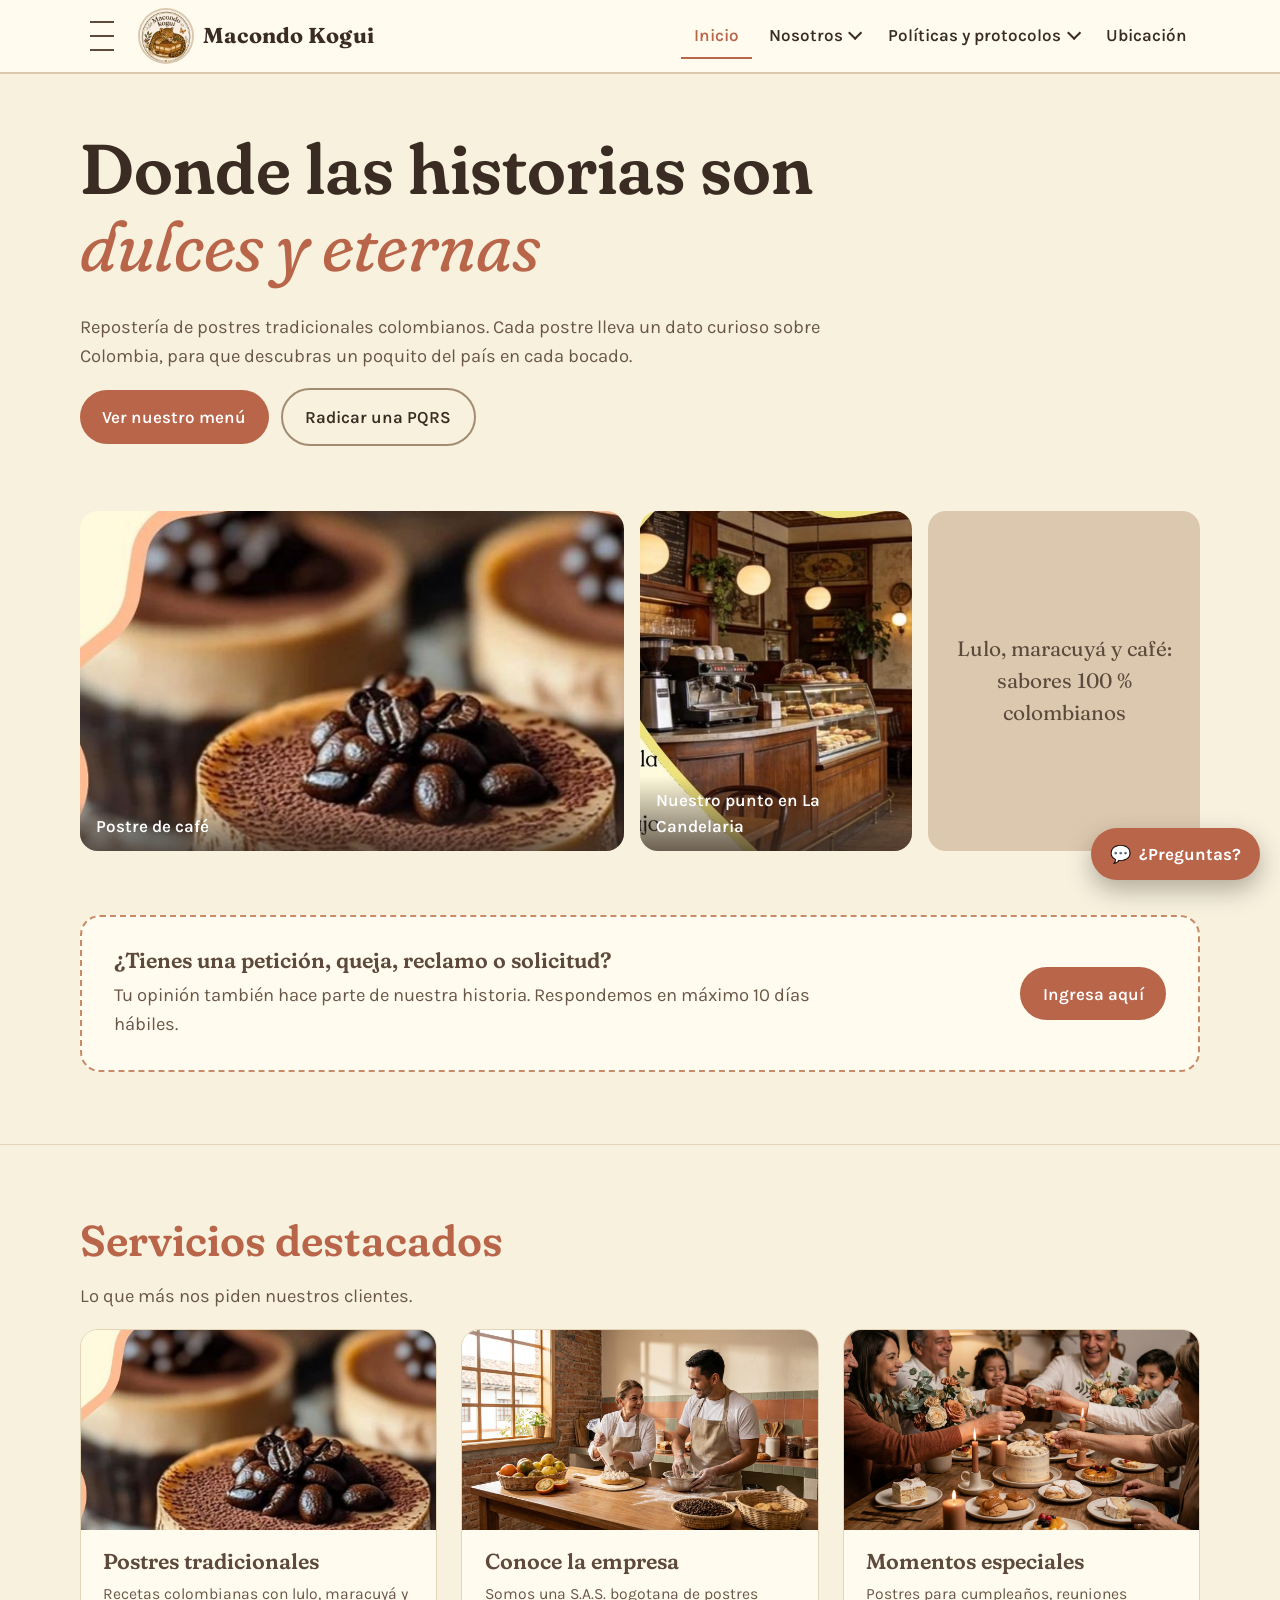
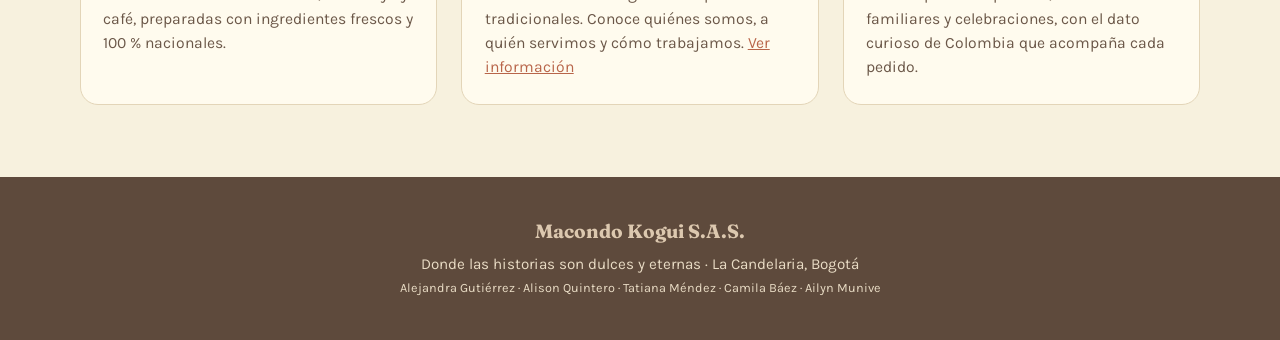
<file: index.html>
<!DOCTYPE html>
<html lang="es">
<head>
<meta charset="UTF-8">
<meta name="viewport" content="width=device-width, initial-scale=1">
<title>Inicio · Macondo Kogui</title>
<link rel="preconnect" href="https://fonts.googleapis.com">
<link href="https://fonts.googleapis.com/css2?family=Fraunces:opsz,wght,SOFT@9..144,400;9..144,600;9..144,700,100&family=Karla:wght@400;500;600&display=swap" rel="stylesheet">
<link rel="icon" type="image/png" href="img/favicon.png">
<link rel="stylesheet" href="css/estilos.css">
</head>
<body>

<header>
  <div class="wrap bar">
    <button class="burger" id="openMenu" aria-label="Abrir menú" aria-controls="drawer" aria-expanded="false"><span></span><span></span><span></span></button>
    <a class="brand" href="#inicio"><img src="img/logo.png" alt="Logo Macondo Kogui"><b>Macondo Kogui</b></a>
    <nav class="main" aria-label="Principal">
      <div><a aria-current="page" href="#inicio">Inicio</a></div>
      <div>
        <button aria-haspopup="true" aria-expanded="false">Nosotros <i class="chev"></i></button>
        <div class="dd">
          <a href="nosotros.html#mision">Misión</a><a href="nosotros.html#vision">Visión</a><a href="nosotros.html#eslogan">Eslogan</a><a href="nosotros.html#propuesta">Propuesta de valor</a><a href="nosotros.html#valores">Valores</a><a href="nosotros.html#triangulo">Triángulo de servicio</a>
        </div>
      </div>
      <div>
        <button aria-haspopup="true" aria-expanded="false">Políticas y protocolos <i class="chev"></i></button>
        <div class="dd">
          <a href="politicas.html">Políticas</a><a href="politicas.html#principios">Principios</a><a href="politicas.html#protocolos">Protocolos de servicio</a><a href="politicas.html#tiempos">Tiempos de respuesta PQRS</a>
        </div>
      </div>
      <div><a href="ubicacion.html">Ubicación</a></div>
    </nav>
  </div>
</header>

<div class="scrim" id="scrim"></div>
<aside class="drawer" id="drawer" aria-label="Menú lateral">
  <button class="close" id="closeMenu" aria-label="Cerrar menú">×</button>
  <h4>Menú</h4>
  <a href="menu.html">Nuestros postres</a>
  <a href="empresa.html">Información de la empresa</a>
  <a href="pqrs.html">PQRS</a>
  <div class="only-mobile">
    <h4>Secciones</h4>
    <a href="#inicio">Inicio</a><a href="nosotros.html">Nosotros</a><a href="politicas.html">Políticas y protocolos</a><a href="ubicacion.html">Ubicación</a>
  </div>
  <h4>Entregables</h4>
  <a href="entregables.html#cronograma">Cronograma</a>
  <a href="talento-humano.html">Apoyo a Talento Humano</a>
  <a href="servicio-cliente.html">Servicio al cliente</a>
  <a href="herramientas.html">Operar herramientas</a>
  <a href="glosario.html">Glosario TH</a>
</aside>

<main>
<section id="inicio">
  <div class="wrap">
    <div class="hero hero-solo">
      <div>
        <h1>Donde las historias son <em>dulces y eternas</em></h1>
        <p class="lead">Repostería de postres tradicionales colombianos. Cada postre lleva un dato curioso sobre Colombia, para que descubras un poquito del país en cada bocado.</p>
        <p><a class="btn" href="menu.html">Ver nuestro menú</a> &nbsp; <a class="btn ghost" href="pqrs.html">Radicar una PQRS</a></p>
      </div>
    </div>

    <div class="gallery">
      <figure><img src="img/postre-cafe.jpg" alt="Postre de café con granos de café"><figcaption>Postre de café</figcaption></figure>
      <figure><img src="img/local.jpg" alt="Interior de la repostería"><figcaption>Nuestro punto en La Candelaria</figcaption></figure>
      <figure><div class="ph">Lulo, maracuyá y café: sabores 100 % colombianos</div></figure>
    </div>
  </div>
</section>
<section id="pqrs-cta" style="border-top:0;padding-top:0">
  <div class="wrap">

    <div class="cta" style="margin-top:0">
      <div>
        <h3>¿Tienes una petición, queja, reclamo o solicitud?</h3>
        <p class="lead">Tu opinión también hace parte de nuestra historia. Respondemos en máximo 10 días hábiles.</p>
      </div>
      <a class="btn" href="pqrs.html">Ingresa aquí</a>
    </div>
  </div>
</section>
<section id="servicios">
  <div class="wrap">
    <h2>Servicios destacados</h2>
    <p class="lead">Lo que más nos piden nuestros clientes.</p>
    <div class="three">
      <div class="card">
        <img src="img/postre-cafe.jpg" alt="Postre de café">
        <div class="body"><h3>Postres tradicionales</h3><p>Recetas colombianas con lulo, maracuyá y café, preparadas con ingredientes frescos y 100 % nacionales.</p></div>
      </div>
      <div class="card">
        <img src="img/Conoce_%20empresa.png" alt="Reposteros de Macondo Kogui preparando postres en la cocina con frutas y café colombianos" loading="lazy" width="1376" height="768">
        <div class="body"><h3>Conoce la empresa</h3><p>Somos una S.A.S. bogotana de postres tradicionales. Conoce quiénes somos, a quién servimos y cómo trabajamos. <a href="empresa.html">Ver información</a></p></div>
      </div>
      <div class="card">
        <img src="img/Momentosespeciales.png" alt="Familia celebrando alrededor de una mesa con torta, velas y postres de Macondo Kogui" loading="lazy" width="1376" height="768">
        <div class="body"><h3>Momentos especiales</h3><p>Postres para cumpleaños, reuniones familiares y celebraciones, con el dato curioso de Colombia que acompaña cada pedido.</p></div>
      </div>
    </div>
  </div>
</section>
</main>

<footer>
  <div class="wrap">
    <b>Macondo Kogui S.A.S.</b>
    Donde las historias son dulces y eternas · La Candelaria, Bogotá<br>
    <small>Alejandra Gutiérrez · Alison Quintero · Tatiana Méndez · Camila Báez · Ailyn Munive</small>
  </div>
</footer>

<script src="js/main.js"></script>
<script src="js/sonido.js"></script>
</body>
</html>
</file>
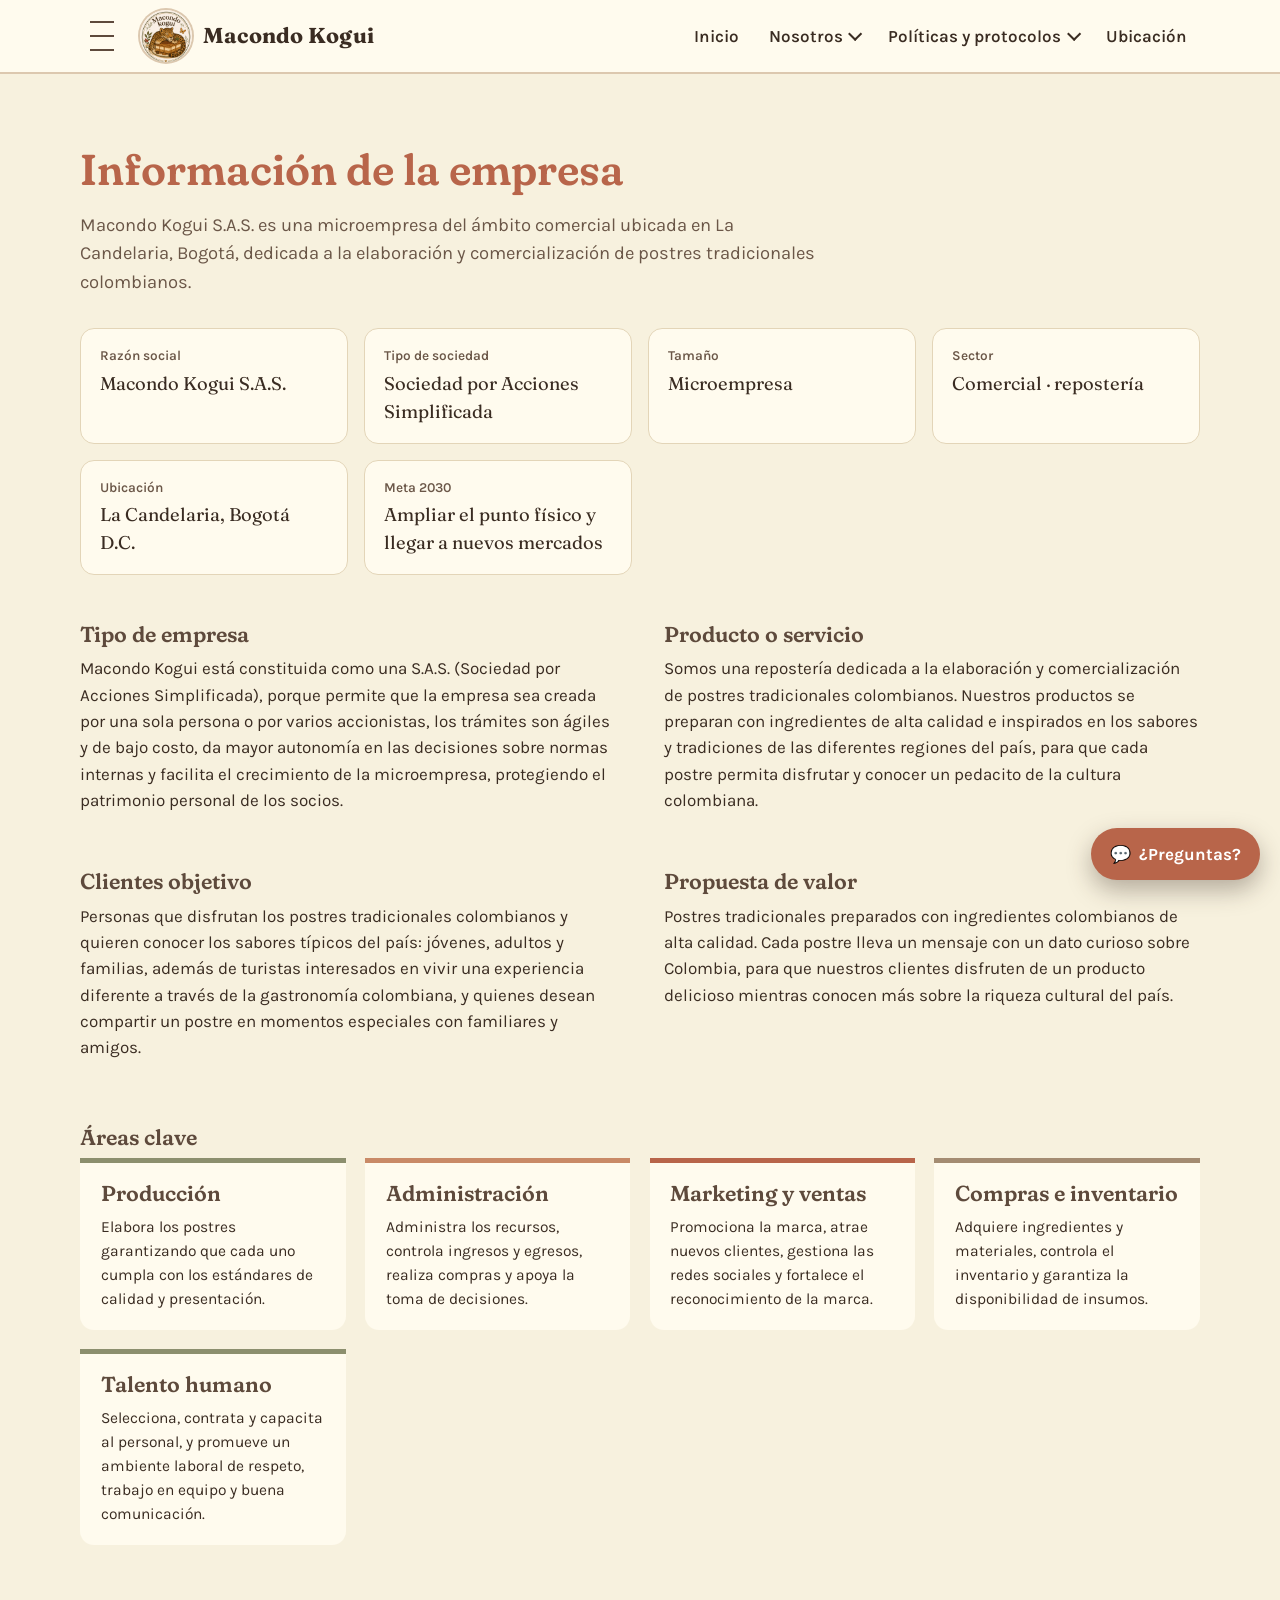
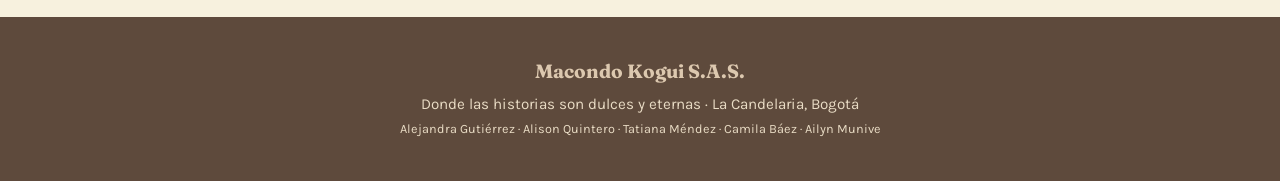
<file: empresa.html>
<!DOCTYPE html>
<html lang="es">
<head>
<meta charset="UTF-8">
<meta name="viewport" content="width=device-width, initial-scale=1">
<title>Empresa · Macondo Kogui</title>
<link rel="preconnect" href="https://fonts.googleapis.com">
<link href="https://fonts.googleapis.com/css2?family=Fraunces:opsz,wght,SOFT@9..144,400;9..144,600;9..144,700,100&family=Karla:wght@400;500;600&display=swap" rel="stylesheet">
<link rel="icon" type="image/png" href="img/favicon.png">
<link rel="stylesheet" href="css/estilos.css">
</head>
<body>

<header>
  <div class="wrap bar">
    <button class="burger" id="openMenu" aria-label="Abrir menú" aria-controls="drawer" aria-expanded="false"><span></span><span></span><span></span></button>
    <a class="brand" href="index.html"><img src="img/logo.png" alt="Logo Macondo Kogui"><b>Macondo Kogui</b></a>
    <nav class="main" aria-label="Principal">
      <div><a href="index.html">Inicio</a></div>
      <div>
        <button aria-haspopup="true" aria-expanded="false">Nosotros <i class="chev"></i></button>
        <div class="dd">
          <a href="nosotros.html#mision">Misión</a><a href="nosotros.html#vision">Visión</a><a href="nosotros.html#eslogan">Eslogan</a><a href="nosotros.html#propuesta">Propuesta de valor</a><a href="nosotros.html#valores">Valores</a><a href="nosotros.html#triangulo">Triángulo de servicio</a>
        </div>
      </div>
      <div>
        <button aria-haspopup="true" aria-expanded="false">Políticas y protocolos <i class="chev"></i></button>
        <div class="dd">
          <a href="politicas.html">Políticas</a><a href="politicas.html#principios">Principios</a><a href="politicas.html#protocolos">Protocolos de servicio</a><a href="politicas.html#tiempos">Tiempos de respuesta PQRS</a>
        </div>
      </div>
      <div><a href="ubicacion.html">Ubicación</a></div>
    </nav>
  </div>
</header>

<div class="scrim" id="scrim"></div>
<aside class="drawer" id="drawer" aria-label="Menú lateral">
  <button class="close" id="closeMenu" aria-label="Cerrar menú">×</button>
  <h4>Menú</h4>
  <a href="menu.html">Nuestros postres</a>
  <a aria-current="page" href="#empresa">Información de la empresa</a>
  <a href="pqrs.html">PQRS</a>
  <div class="only-mobile">
    <h4>Secciones</h4>
    <a href="index.html">Inicio</a><a href="nosotros.html">Nosotros</a><a href="politicas.html">Políticas y protocolos</a><a href="ubicacion.html">Ubicación</a>
  </div>
  <h4>Entregables</h4>
  <a href="entregables.html#cronograma">Cronograma</a>
  <a href="talento-humano.html">Apoyo a Talento Humano</a>
  <a href="servicio-cliente.html">Servicio al cliente</a>
  <a href="herramientas.html">Operar herramientas</a>
  <a href="glosario.html">Glosario TH</a>
</aside>

<main>
<section style="border-top:0" id="empresa">
  <div class="wrap">
    <h2>Información de la empresa</h2>
    <p class="lead">Macondo Kogui S.A.S. es una microempresa del ámbito comercial ubicada en La Candelaria, Bogotá, dedicada a la elaboración y comercialización de postres tradicionales colombianos.</p>

    <dl class="ficha">
      <div><dt>Razón social</dt><dd>Macondo Kogui S.A.S.</dd></div>
      <div><dt>Tipo de sociedad</dt><dd>Sociedad por Acciones Simplificada</dd></div>
      <div><dt>Tamaño</dt><dd>Microempresa</dd></div>
      <div><dt>Sector</dt><dd>Comercial · repostería</dd></div>
      <div><dt>Ubicación</dt><dd>La Candelaria, Bogotá D.C.</dd></div>
      <div><dt>Meta 2030</dt><dd>Ampliar el punto físico y llegar a nuevos mercados</dd></div>
    </dl>

    <div class="two" style="margin-top:3rem">
      <div id="tipo">
        <h3>Tipo de empresa</h3>
        <p>Macondo Kogui está constituida como una S.A.S. (Sociedad por Acciones Simplificada), porque permite que la empresa sea creada por una sola persona o por varios accionistas, los trámites son ágiles y de bajo costo, da mayor autonomía en las decisiones sobre normas internas y facilita el crecimiento de la microempresa, protegiendo el patrimonio personal de los socios.</p>
      </div>
      <div id="producto">
        <h3>Producto o servicio</h3>
        <p>Somos una repostería dedicada a la elaboración y comercialización de postres tradicionales colombianos. Nuestros productos se preparan con ingredientes de alta calidad e inspirados en los sabores y tradiciones de las diferentes regiones del país, para que cada postre permita disfrutar y conocer un pedacito de la cultura colombiana.</p>
      </div>
      <div id="clientes">
        <h3>Clientes objetivo</h3>
        <p>Personas que disfrutan los postres tradicionales colombianos y quieren conocer los sabores típicos del país: jóvenes, adultos y familias, además de turistas interesados en vivir una experiencia diferente a través de la gastronomía colombiana, y quienes desean compartir un postre en momentos especiales con familiares y amigos.</p>
      </div>
      <div id="valor">
        <h3>Propuesta de valor</h3>
        <p>Postres tradicionales preparados con ingredientes colombianos de alta calidad. Cada postre lleva un mensaje con un dato curioso sobre Colombia, para que nuestros clientes disfruten de un producto delicioso mientras conocen más sobre la riqueza cultural del país.</p>
      </div>
    </div>

    <div id="areas" style="margin-top:3rem">
      <h3>Áreas clave</h3>
      <div class="proto">
        <article><h3>Producción</h3><p>Elabora los postres garantizando que cada uno cumpla con los estándares de calidad y presentación.</p></article>
        <article><h3>Administración</h3><p>Administra los recursos, controla ingresos y egresos, realiza compras y apoya la toma de decisiones.</p></article>
        <article><h3>Marketing y ventas</h3><p>Promociona la marca, atrae nuevos clientes, gestiona las redes sociales y fortalece el reconocimiento de la marca.</p></article>
        <article><h3>Compras e inventario</h3><p>Adquiere ingredientes y materiales, controla el inventario y garantiza la disponibilidad de insumos.</p></article>
        <article><h3>Talento humano</h3><p>Selecciona, contrata y capacita al personal, y promueve un ambiente laboral de respeto, trabajo en equipo y buena comunicación.</p></article>
      </div>
    </div>
  </div>
</section>
</main>

<footer>
  <div class="wrap">
    <b>Macondo Kogui S.A.S.</b>
    Donde las historias son dulces y eternas · La Candelaria, Bogotá<br>
    <small>Alejandra Gutiérrez · Alison Quintero · Tatiana Méndez · Camila Báez · Ailyn Munive</small>
  </div>
</footer>

<script src="js/main.js"></script>
</body>
</html>
</file>
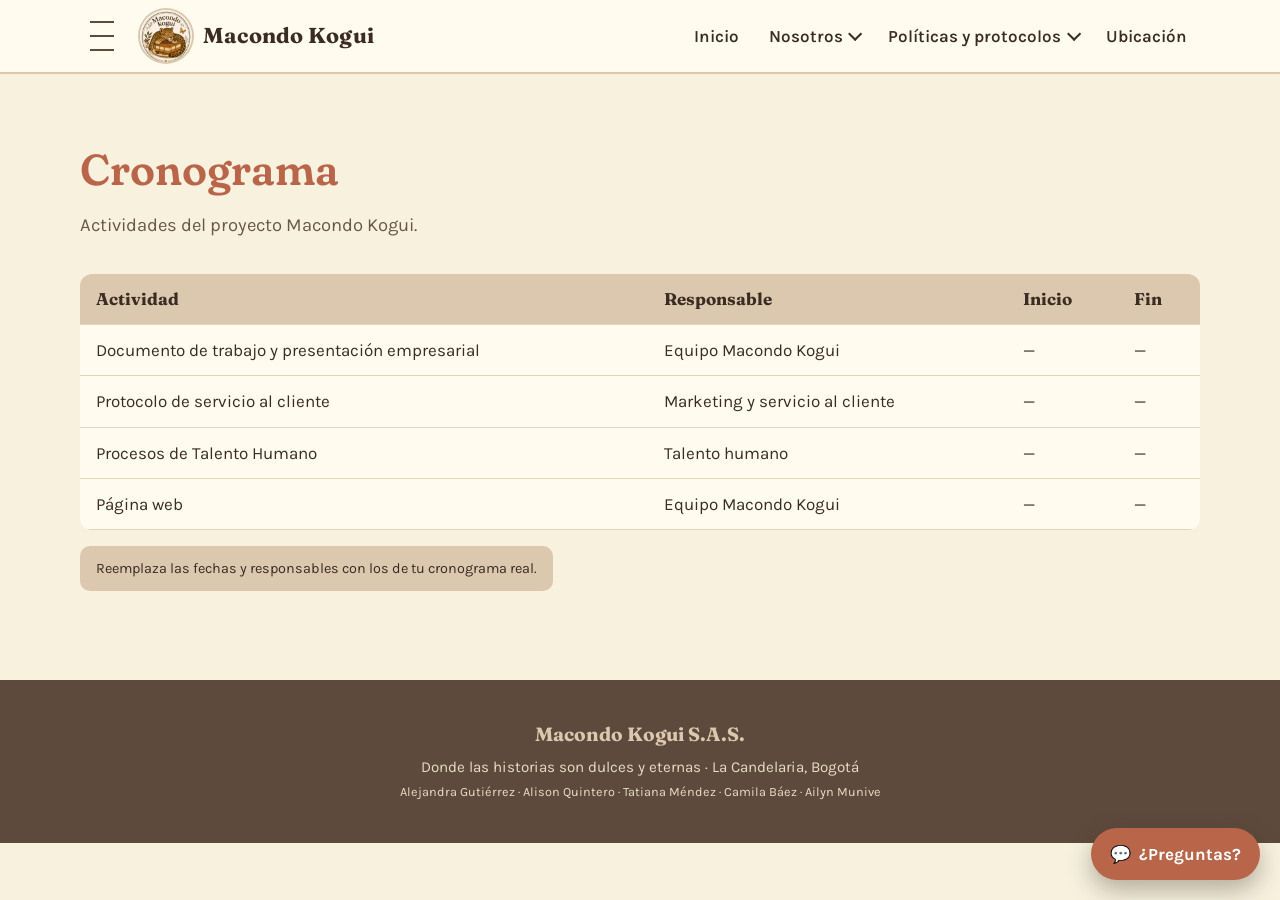
<file: entregables.html>
<!DOCTYPE html>
<html lang="es">
<head>
<meta charset="UTF-8">
<meta name="viewport" content="width=device-width, initial-scale=1">
<title>Entregables · Macondo Kogui</title>
<link rel="preconnect" href="https://fonts.googleapis.com">
<link href="https://fonts.googleapis.com/css2?family=Fraunces:opsz,wght,SOFT@9..144,400;9..144,600;9..144,700,100&family=Karla:wght@400;500;600&display=swap" rel="stylesheet">
<link rel="icon" type="image/png" href="img/favicon.png">
<link rel="stylesheet" href="css/estilos.css">
</head>
<body>

<header>
  <div class="wrap bar">
    <button class="burger" id="openMenu" aria-label="Abrir menú" aria-controls="drawer" aria-expanded="false"><span></span><span></span><span></span></button>
    <a class="brand" href="index.html"><img src="img/logo.png" alt="Logo Macondo Kogui"><b>Macondo Kogui</b></a>
    <nav class="main" aria-label="Principal">
      <div><a href="index.html">Inicio</a></div>
      <div>
        <button aria-haspopup="true" aria-expanded="false">Nosotros <i class="chev"></i></button>
        <div class="dd">
          <a href="nosotros.html#mision">Misión</a><a href="nosotros.html#vision">Visión</a><a href="nosotros.html#eslogan">Eslogan</a><a href="nosotros.html#propuesta">Propuesta de valor</a><a href="nosotros.html#valores">Valores</a><a href="nosotros.html#triangulo">Triángulo de servicio</a>
        </div>
      </div>
      <div>
        <button aria-haspopup="true" aria-expanded="false">Políticas y protocolos <i class="chev"></i></button>
        <div class="dd">
          <a href="politicas.html">Políticas</a><a href="politicas.html#principios">Principios</a><a href="politicas.html#protocolos">Protocolos de servicio</a><a href="politicas.html#tiempos">Tiempos de respuesta PQRS</a>
        </div>
      </div>
      <div><a href="ubicacion.html">Ubicación</a></div>
    </nav>
  </div>
</header>

<div class="scrim" id="scrim"></div>
<aside class="drawer" id="drawer" aria-label="Menú lateral">
  <button class="close" id="closeMenu" aria-label="Cerrar menú">×</button>
  <h4>Menú</h4>
  <a href="menu.html">Nuestros postres</a>
  <a href="empresa.html">Información de la empresa</a>
  <a href="pqrs.html">PQRS</a>
  <div class="only-mobile">
    <h4>Secciones</h4>
    <a href="index.html">Inicio</a><a href="nosotros.html">Nosotros</a><a href="politicas.html">Políticas y protocolos</a><a href="ubicacion.html">Ubicación</a>
  </div>
  <h4>Entregables</h4>
  <a href="#cronograma">Cronograma</a>
  <a href="talento-humano.html">Apoyo a Talento Humano</a>
  <a href="servicio-cliente.html">Servicio al cliente</a>
  <a href="herramientas.html">Operar herramientas</a>
  <a href="glosario.html">Glosario TH</a>
</aside>

<main>
<section style="border-top:0" id="cronograma">
  <div class="wrap">
    <h2>Cronograma</h2>
    <p class="lead">Actividades del proyecto Macondo Kogui.</p>
    <div class="scroll">
    <table>
      <thead><tr><th>Actividad</th><th>Responsable</th><th>Inicio</th><th>Fin</th></tr></thead>
      <tbody>
        <tr><td>Documento de trabajo y presentación empresarial</td><td>Equipo Macondo Kogui</td><td>—</td><td>—</td></tr>
        <tr><td>Protocolo de servicio al cliente</td><td>Marketing y servicio al cliente</td><td>—</td><td>—</td></tr>
        <tr><td>Procesos de Talento Humano</td><td>Talento humano</td><td>—</td><td>—</td></tr>
        <tr><td>Página web</td><td>Equipo Macondo Kogui</td><td>—</td><td>—</td></tr>
      </tbody>
    </table>
    </div>
    <p style="margin-top:1rem"><span class="note">Reemplaza las fechas y responsables con los de tu cronograma real.</span></p>
  </div>
</section>
</main>

<footer>
  <div class="wrap">
    <b>Macondo Kogui S.A.S.</b>
    Donde las historias son dulces y eternas · La Candelaria, Bogotá<br>
    <small>Alejandra Gutiérrez · Alison Quintero · Tatiana Méndez · Camila Báez · Ailyn Munive</small>
  </div>
</footer>

<script src="js/main.js"></script>
</body>
</html>
</file>
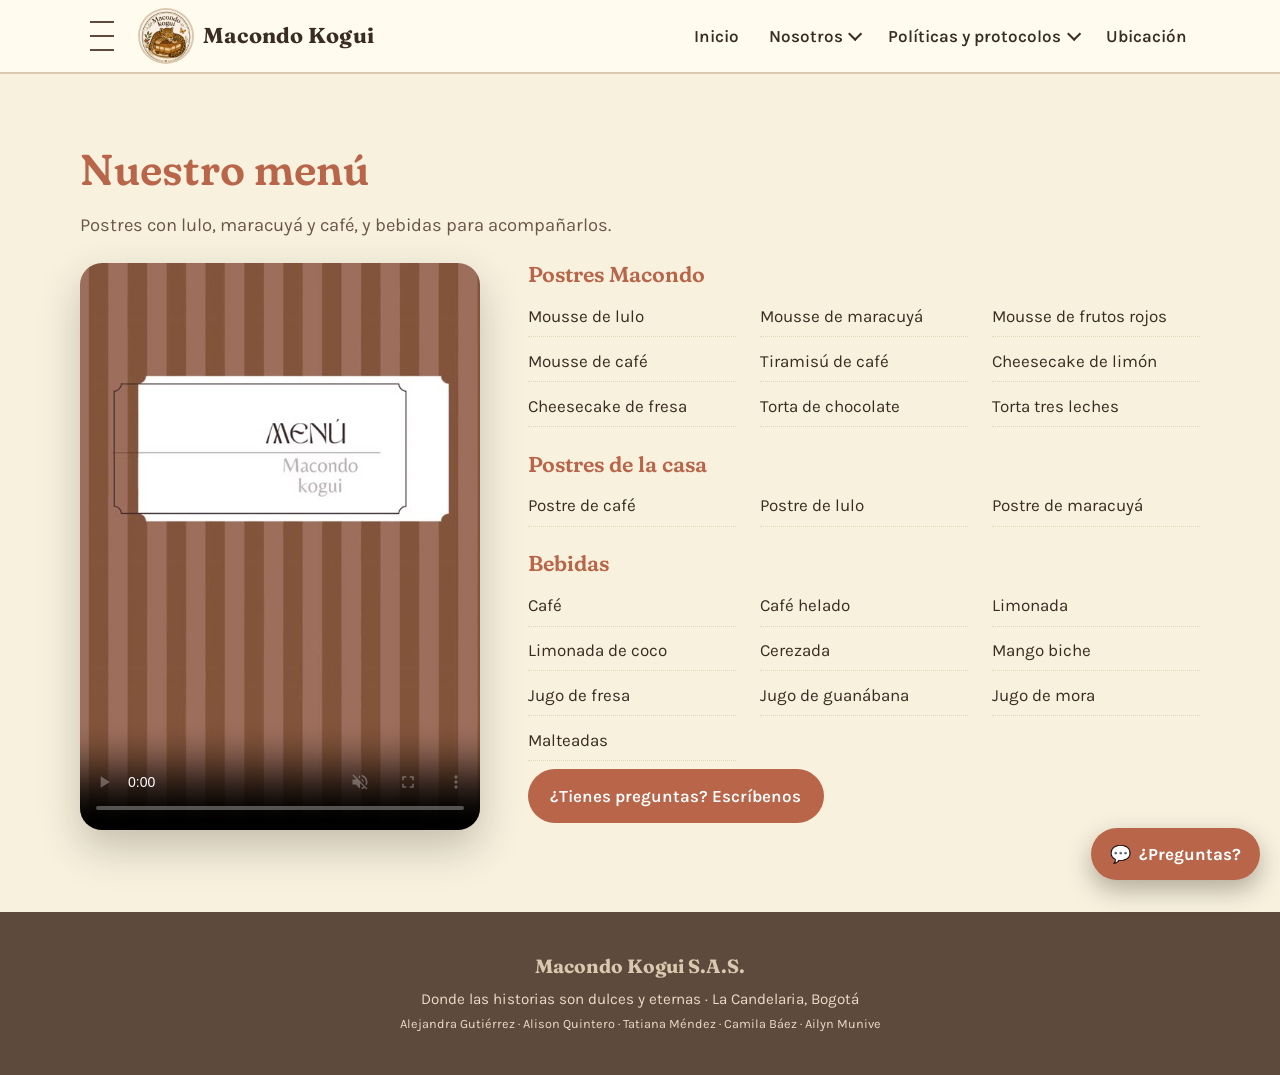
<file: menu.html>
<!DOCTYPE html>
<html lang="es">
<head>
<meta charset="UTF-8">
<meta name="viewport" content="width=device-width, initial-scale=1">
<title>Menú · Macondo Kogui</title>
<link rel="preconnect" href="https://fonts.googleapis.com">
<link href="https://fonts.googleapis.com/css2?family=Fraunces:opsz,wght,SOFT@9..144,400;9..144,600;9..144,700,100&family=Karla:wght@400;500;600&display=swap" rel="stylesheet">
<link rel="icon" type="image/png" href="img/favicon.png">
<link rel="stylesheet" href="css/estilos.css">
</head>
<body>

<header>
  <div class="wrap bar">
    <button class="burger" id="openMenu" aria-label="Abrir menú" aria-controls="drawer" aria-expanded="false"><span></span><span></span><span></span></button>
    <a class="brand" href="index.html"><img src="img/logo.png" alt="Logo Macondo Kogui"><b>Macondo Kogui</b></a>
    <nav class="main" aria-label="Principal">
      <div><a href="index.html">Inicio</a></div>
      <div>
        <button aria-haspopup="true" aria-expanded="false">Nosotros <i class="chev"></i></button>
        <div class="dd">
          <a href="nosotros.html#mision">Misión</a><a href="nosotros.html#vision">Visión</a><a href="nosotros.html#eslogan">Eslogan</a><a href="nosotros.html#propuesta">Propuesta de valor</a><a href="nosotros.html#valores">Valores</a><a href="nosotros.html#triangulo">Triángulo de servicio</a>
        </div>
      </div>
      <div>
        <button aria-haspopup="true" aria-expanded="false">Políticas y protocolos <i class="chev"></i></button>
        <div class="dd">
          <a href="politicas.html">Políticas</a><a href="politicas.html#principios">Principios</a><a href="politicas.html#protocolos">Protocolos de servicio</a><a href="politicas.html#tiempos">Tiempos de respuesta PQRS</a>
        </div>
      </div>
      <div><a href="ubicacion.html">Ubicación</a></div>
    </nav>
  </div>
</header>

<div class="scrim" id="scrim"></div>
<aside class="drawer" id="drawer" aria-label="Menú lateral">
  <button class="close" id="closeMenu" aria-label="Cerrar menú">×</button>
  <h4>Menú</h4>
  <a aria-current="page" href="#menu">Nuestros postres</a>
  <a href="empresa.html">Información de la empresa</a>
  <a href="pqrs.html">PQRS</a>
  <div class="only-mobile">
    <h4>Secciones</h4>
    <a href="index.html">Inicio</a><a href="nosotros.html">Nosotros</a><a href="politicas.html">Políticas y protocolos</a><a href="ubicacion.html">Ubicación</a>
  </div>
  <h4>Entregables</h4>
  <a href="entregables.html#cronograma">Cronograma</a>
  <a href="talento-humano.html">Apoyo a Talento Humano</a>
  <a href="servicio-cliente.html">Servicio al cliente</a>
  <a href="herramientas.html">Operar herramientas</a>
  <a href="glosario.html">Glosario TH</a>
</aside>

<main>
<section style="border-top:0" id="menu">
  <div class="wrap">
    <h2>Nuestro menú</h2>
    <p class="lead">Postres con lulo, maracuyá y café, y bebidas para acompañarlos.</p>
    <div class="menu-grid">
      <figure class="menu-video">
        <video src="video/menu.mp4" poster="img/menu-portada.jpg" autoplay muted loop playsinline controls preload="metadata" aria-label="Video del menú de Macondo Kogui: postres y bebidas"></video>
      </figure>
      <div class="menu-list">
        <h3>Postres Macondo</h3>
        <ul>
          <li>Mousse de lulo</li><li>Mousse de maracuyá</li><li>Mousse de frutos rojos</li>
          <li>Mousse de café</li><li>Tiramisú de café</li><li>Cheesecake de limón</li>
          <li>Cheesecake de fresa</li><li>Torta de chocolate</li><li>Torta tres leches</li>
        </ul>
        <h3>Postres de la casa</h3>
        <ul><li>Postre de café</li><li>Postre de lulo</li><li>Postre de maracuyá</li></ul>
        <h3>Bebidas</h3>
        <ul>
          <li>Café</li><li>Café helado</li><li>Limonada</li><li>Limonada de coco</li>
          <li>Cerezada</li><li>Mango biche</li><li>Jugo de fresa</li><li>Jugo de guanábana</li>
          <li>Jugo de mora</li><li>Malteadas</li>
        </ul>
        <p><button class="btn" type="button" data-open-chat>¿Tienes preguntas? Escríbenos</button></p>
      </div>
    </div>
  </div>
</section>
</main>

<footer>
  <div class="wrap">
    <b>Macondo Kogui S.A.S.</b>
    Donde las historias son dulces y eternas · La Candelaria, Bogotá<br>
    <small>Alejandra Gutiérrez · Alison Quintero · Tatiana Méndez · Camila Báez · Ailyn Munive</small>
  </div>
</footer>

<script src="js/main.js"></script>
</body>
</html>
</file>
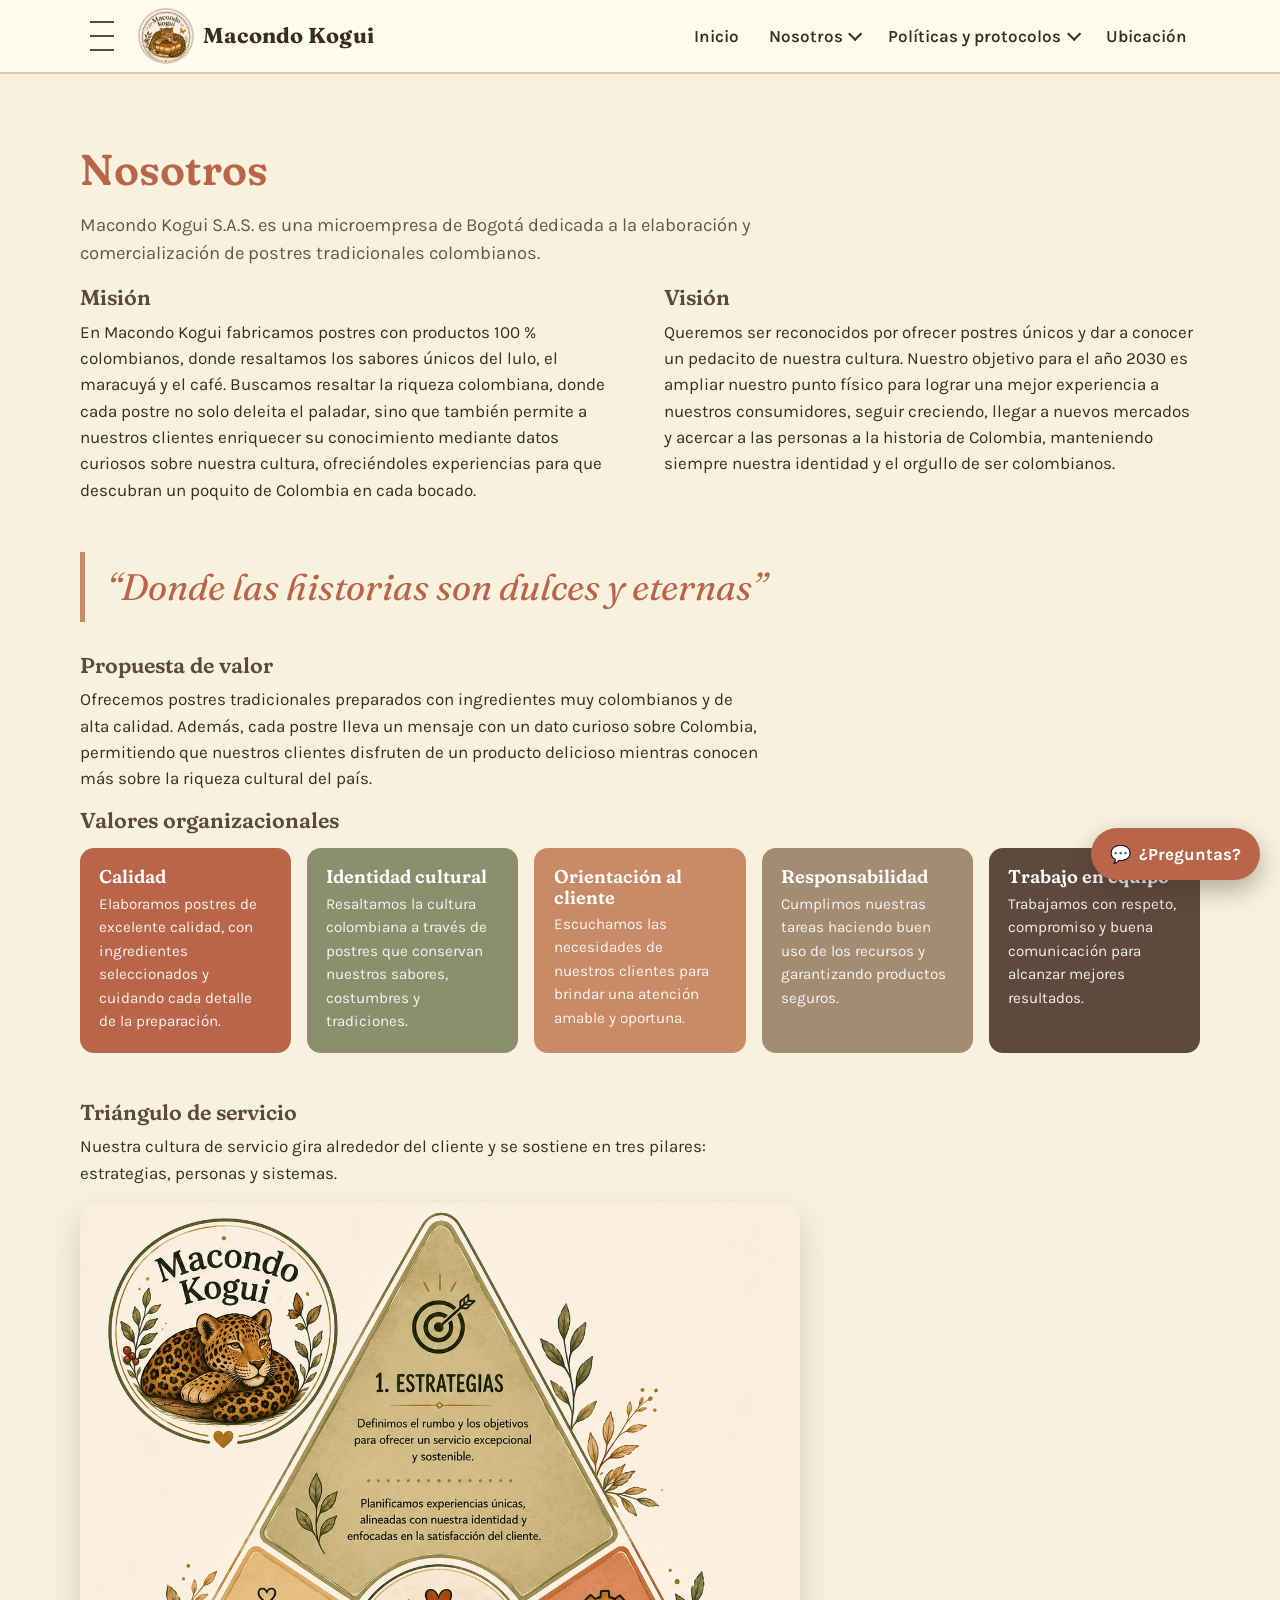
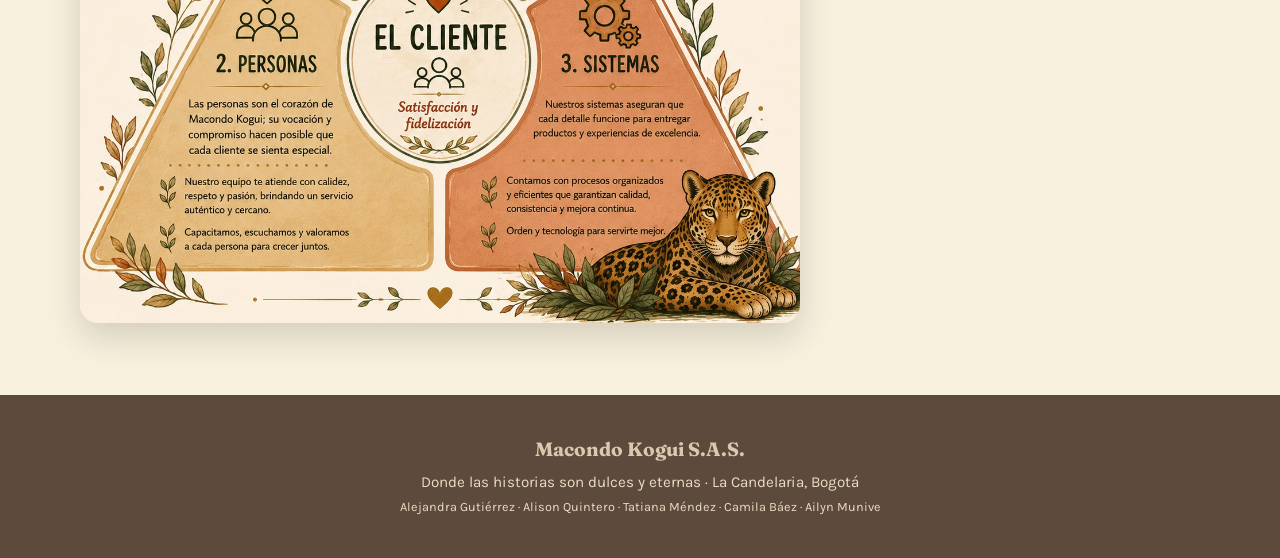
<file: nosotros.html>
<!DOCTYPE html>
<html lang="es">
<head>
<meta charset="UTF-8">
<meta name="viewport" content="width=device-width, initial-scale=1">
<title>Nosotros · Macondo Kogui</title>
<link rel="preconnect" href="https://fonts.googleapis.com">
<link href="https://fonts.googleapis.com/css2?family=Fraunces:opsz,wght,SOFT@9..144,400;9..144,600;9..144,700,100&family=Karla:wght@400;500;600&display=swap" rel="stylesheet">
<link rel="icon" type="image/png" href="img/favicon.png">
<link rel="stylesheet" href="css/estilos.css">
</head>
<body>

<header>
  <div class="wrap bar">
    <button class="burger" id="openMenu" aria-label="Abrir menú" aria-controls="drawer" aria-expanded="false"><span></span><span></span><span></span></button>
    <a class="brand" href="index.html"><img src="img/logo.png" alt="Logo Macondo Kogui"><b>Macondo Kogui</b></a>
    <nav class="main" aria-label="Principal">
      <div><a href="index.html">Inicio</a></div>
      <div>
        <button aria-haspopup="true" aria-expanded="false">Nosotros <i class="chev"></i></button>
        <div class="dd">
          <a href="#mision">Misión</a><a href="#vision">Visión</a><a href="#eslogan">Eslogan</a><a href="#propuesta">Propuesta de valor</a><a href="#valores">Valores</a><a href="#triangulo">Triángulo de servicio</a>
        </div>
      </div>
      <div>
        <button aria-haspopup="true" aria-expanded="false">Políticas y protocolos <i class="chev"></i></button>
        <div class="dd">
          <a href="politicas.html">Políticas</a><a href="politicas.html#principios">Principios</a><a href="politicas.html#protocolos">Protocolos de servicio</a><a href="politicas.html#tiempos">Tiempos de respuesta PQRS</a>
        </div>
      </div>
      <div><a href="ubicacion.html">Ubicación</a></div>
    </nav>
  </div>
</header>

<div class="scrim" id="scrim"></div>
<aside class="drawer" id="drawer" aria-label="Menú lateral">
  <button class="close" id="closeMenu" aria-label="Cerrar menú">×</button>
  <h4>Menú</h4>
  <a href="menu.html">Nuestros postres</a>
  <a href="empresa.html">Información de la empresa</a>
  <a href="pqrs.html">PQRS</a>
  <div class="only-mobile">
    <h4>Secciones</h4>
    <a href="index.html">Inicio</a><a href="#nosotros">Nosotros</a><a href="politicas.html">Políticas y protocolos</a><a href="ubicacion.html">Ubicación</a>
  </div>
  <h4>Entregables</h4>
  <a href="entregables.html#cronograma">Cronograma</a>
  <a href="talento-humano.html">Apoyo a Talento Humano</a>
  <a href="servicio-cliente.html">Servicio al cliente</a>
  <a href="herramientas.html">Operar herramientas</a>
  <a href="glosario.html">Glosario TH</a>
</aside>

<main>
<section style="border-top:0" id="nosotros">
  <div class="wrap">
    <h2>Nosotros</h2>
    <p class="lead">Macondo Kogui S.A.S. es una microempresa de Bogotá dedicada a la elaboración y comercialización de postres tradicionales colombianos.</p>
    <div class="two">
      <div id="mision">
        <h3>Misión</h3>
        <p>En Macondo Kogui fabricamos postres con productos 100 % colombianos, donde resaltamos los sabores únicos del lulo, el maracuyá y el café. Buscamos resaltar la riqueza colombiana, donde cada postre no solo deleita el paladar, sino que también permite a nuestros clientes enriquecer su conocimiento mediante datos curiosos sobre nuestra cultura, ofreciéndoles experiencias para que descubran un poquito de Colombia en cada bocado.</p>
      </div>
      <div id="vision">
        <h3>Visión</h3>
        <p>Queremos ser reconocidos por ofrecer postres únicos y dar a conocer un pedacito de nuestra cultura. Nuestro objetivo para el año 2030 es ampliar nuestro punto físico para lograr una mejor experiencia a nuestros consumidores, seguir creciendo, llegar a nuevos mercados y acercar a las personas a la historia de Colombia, manteniendo siempre nuestra identidad y el orgullo de ser colombianos.</p>
      </div>
    </div>
    <div id="eslogan" class="quote">“Donde las historias son dulces y eternas”</div>
    <div id="propuesta">
      <h3>Propuesta de valor</h3>
      <p>Ofrecemos postres tradicionales preparados con ingredientes muy colombianos y de alta calidad. Además, cada postre lleva un mensaje con un dato curioso sobre Colombia, permitiendo que nuestros clientes disfruten de un producto delicioso mientras conocen más sobre la riqueza cultural del país.</p>
    </div>
    <div id="valores">
      <h3>Valores organizacionales</h3>
      <div class="values">
        <div><h3>Calidad</h3><p>Elaboramos postres de excelente calidad, con ingredientes seleccionados y cuidando cada detalle de la preparación.</p></div>
        <div><h3>Identidad cultural</h3><p>Resaltamos la cultura colombiana a través de postres que conservan nuestros sabores, costumbres y tradiciones.</p></div>
        <div><h3>Orientación al cliente</h3><p>Escuchamos las necesidades de nuestros clientes para brindar una atención amable y oportuna.</p></div>
        <div><h3>Responsabilidad</h3><p>Cumplimos nuestras tareas haciendo buen uso de los recursos y garantizando productos seguros.</p></div>
        <div><h3>Trabajo en equipo</h3><p>Trabajamos con respeto, compromiso y buena comunicación para alcanzar mejores resultados.</p></div>
      </div>
    </div>
    <div id="triangulo" class="triangulo">
      <h3>Triángulo de servicio</h3>
      <p>Nuestra cultura de servicio gira alrededor del cliente y se sostiene en tres pilares: estrategias, personas y sistemas.</p>
      <a href="img/Triangulo%20de%20Servicio.jpeg" target="_blank" rel="noopener">
        <img src="img/Triangulo%20de%20Servicio.jpeg" alt="Triángulo de servicio de Macondo Kogui: en el centro el cliente (satisfacción y fidelización), rodeado por 1. Estrategias, 2. Personas y 3. Sistemas" loading="lazy" width="1254" height="1254">
      </a>
    </div>
  </div>
</section>
</main>

<footer>
  <div class="wrap">
    <b>Macondo Kogui S.A.S.</b>
    Donde las historias son dulces y eternas · La Candelaria, Bogotá<br>
    <small>Alejandra Gutiérrez · Alison Quintero · Tatiana Méndez · Camila Báez · Ailyn Munive</small>
  </div>
</footer>

<script src="js/main.js"></script>
</body>
</html>
</file>
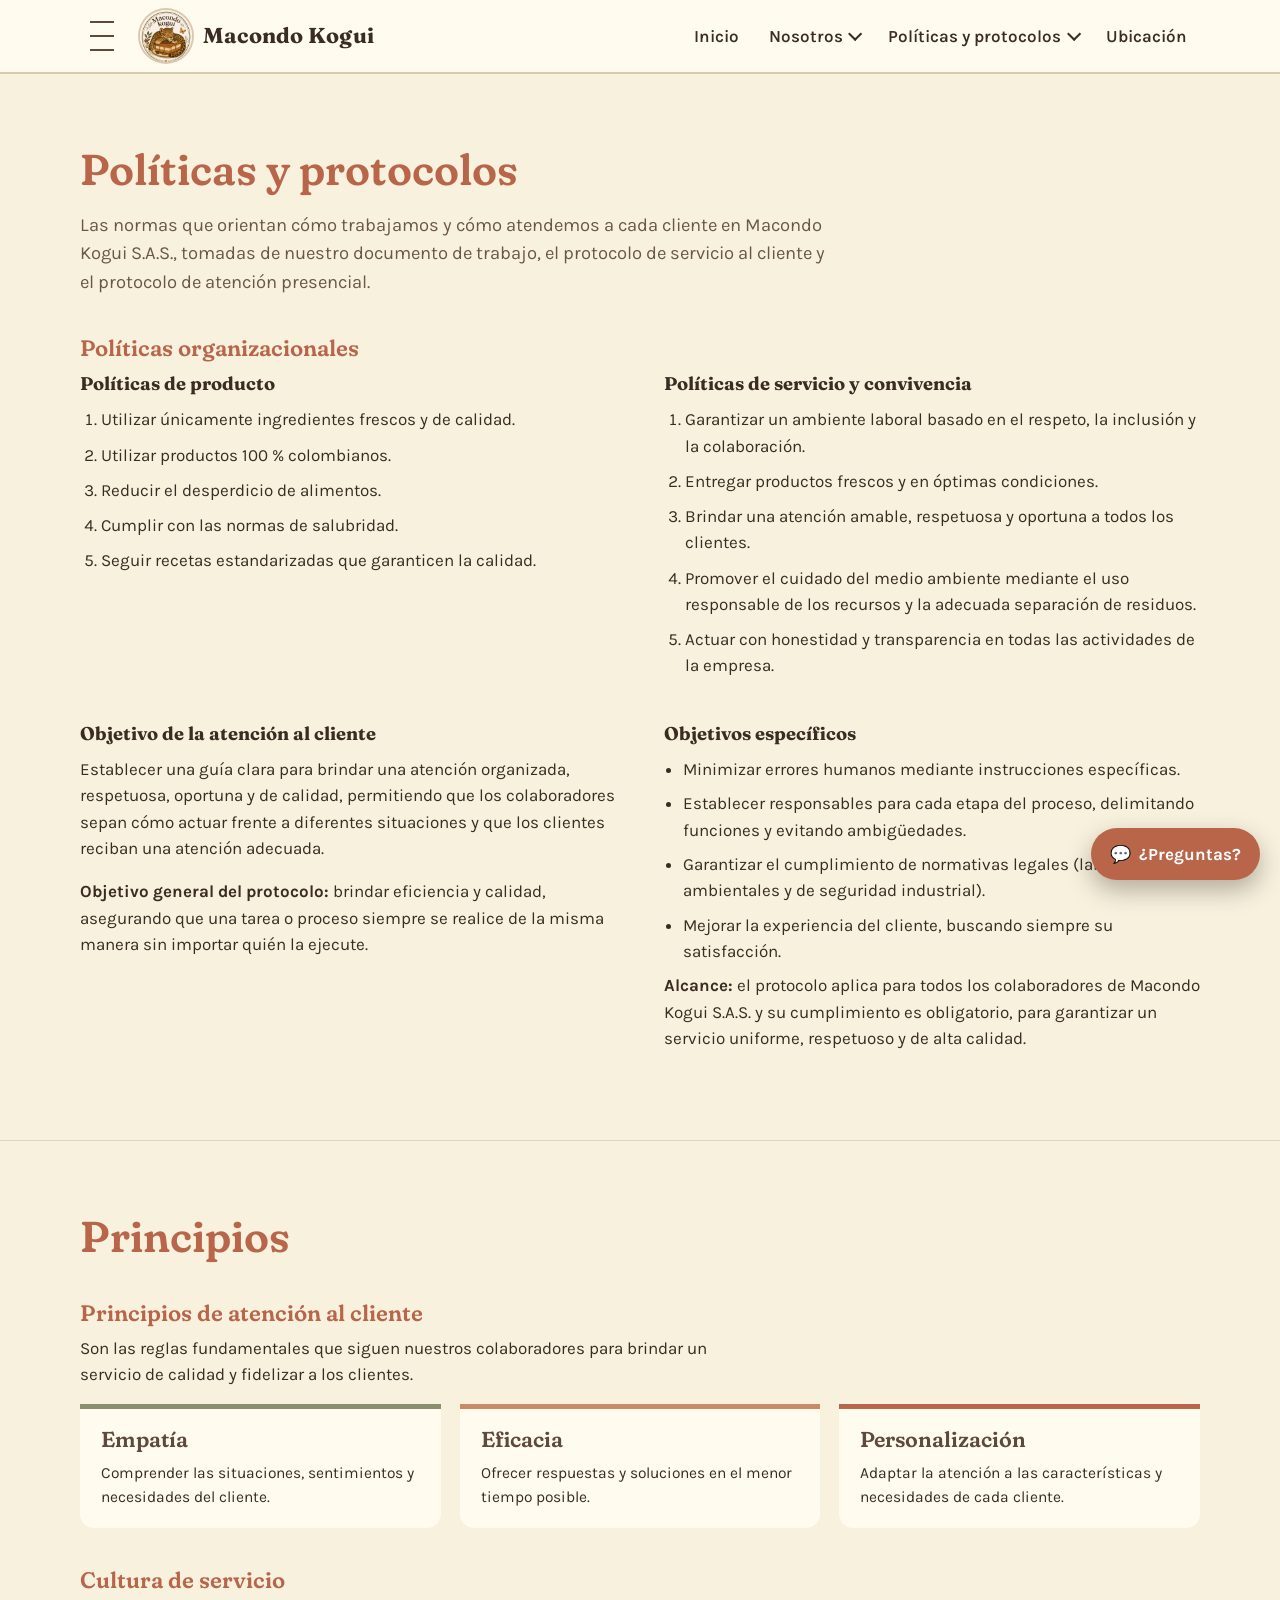
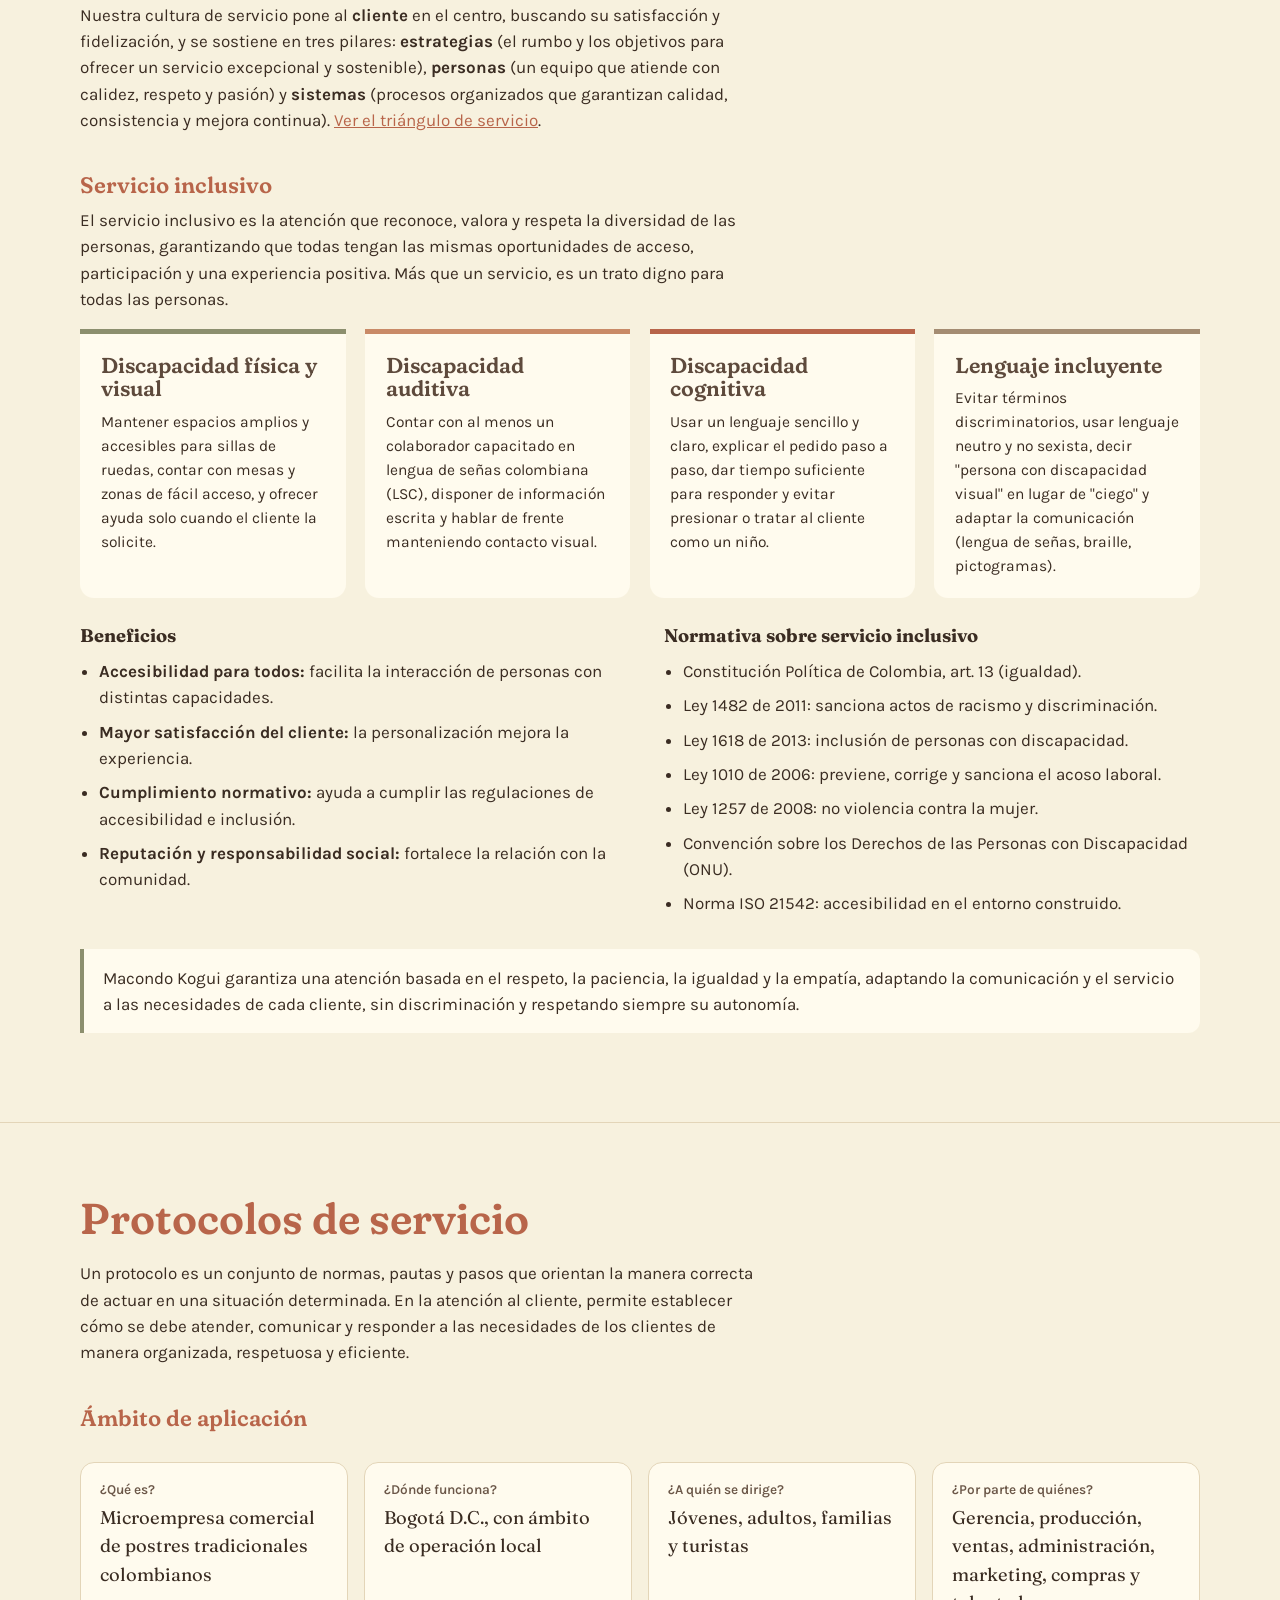
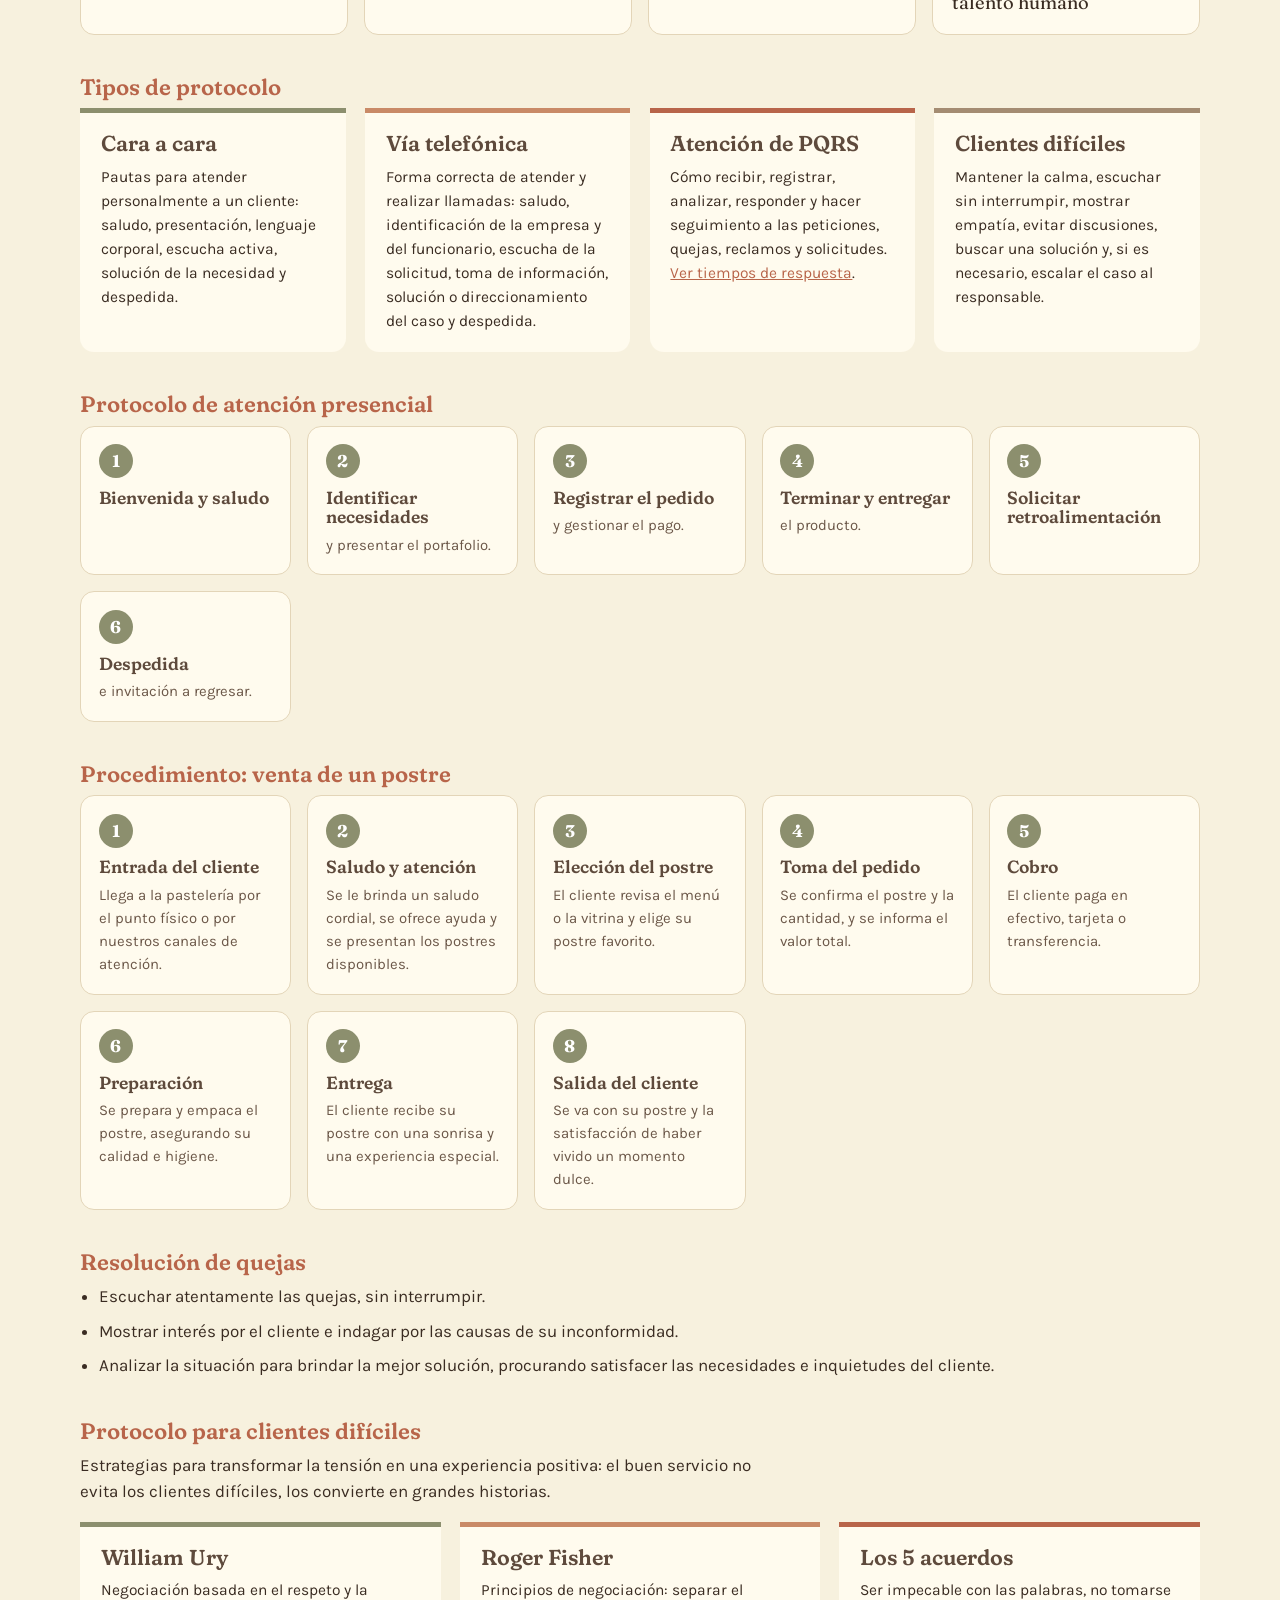
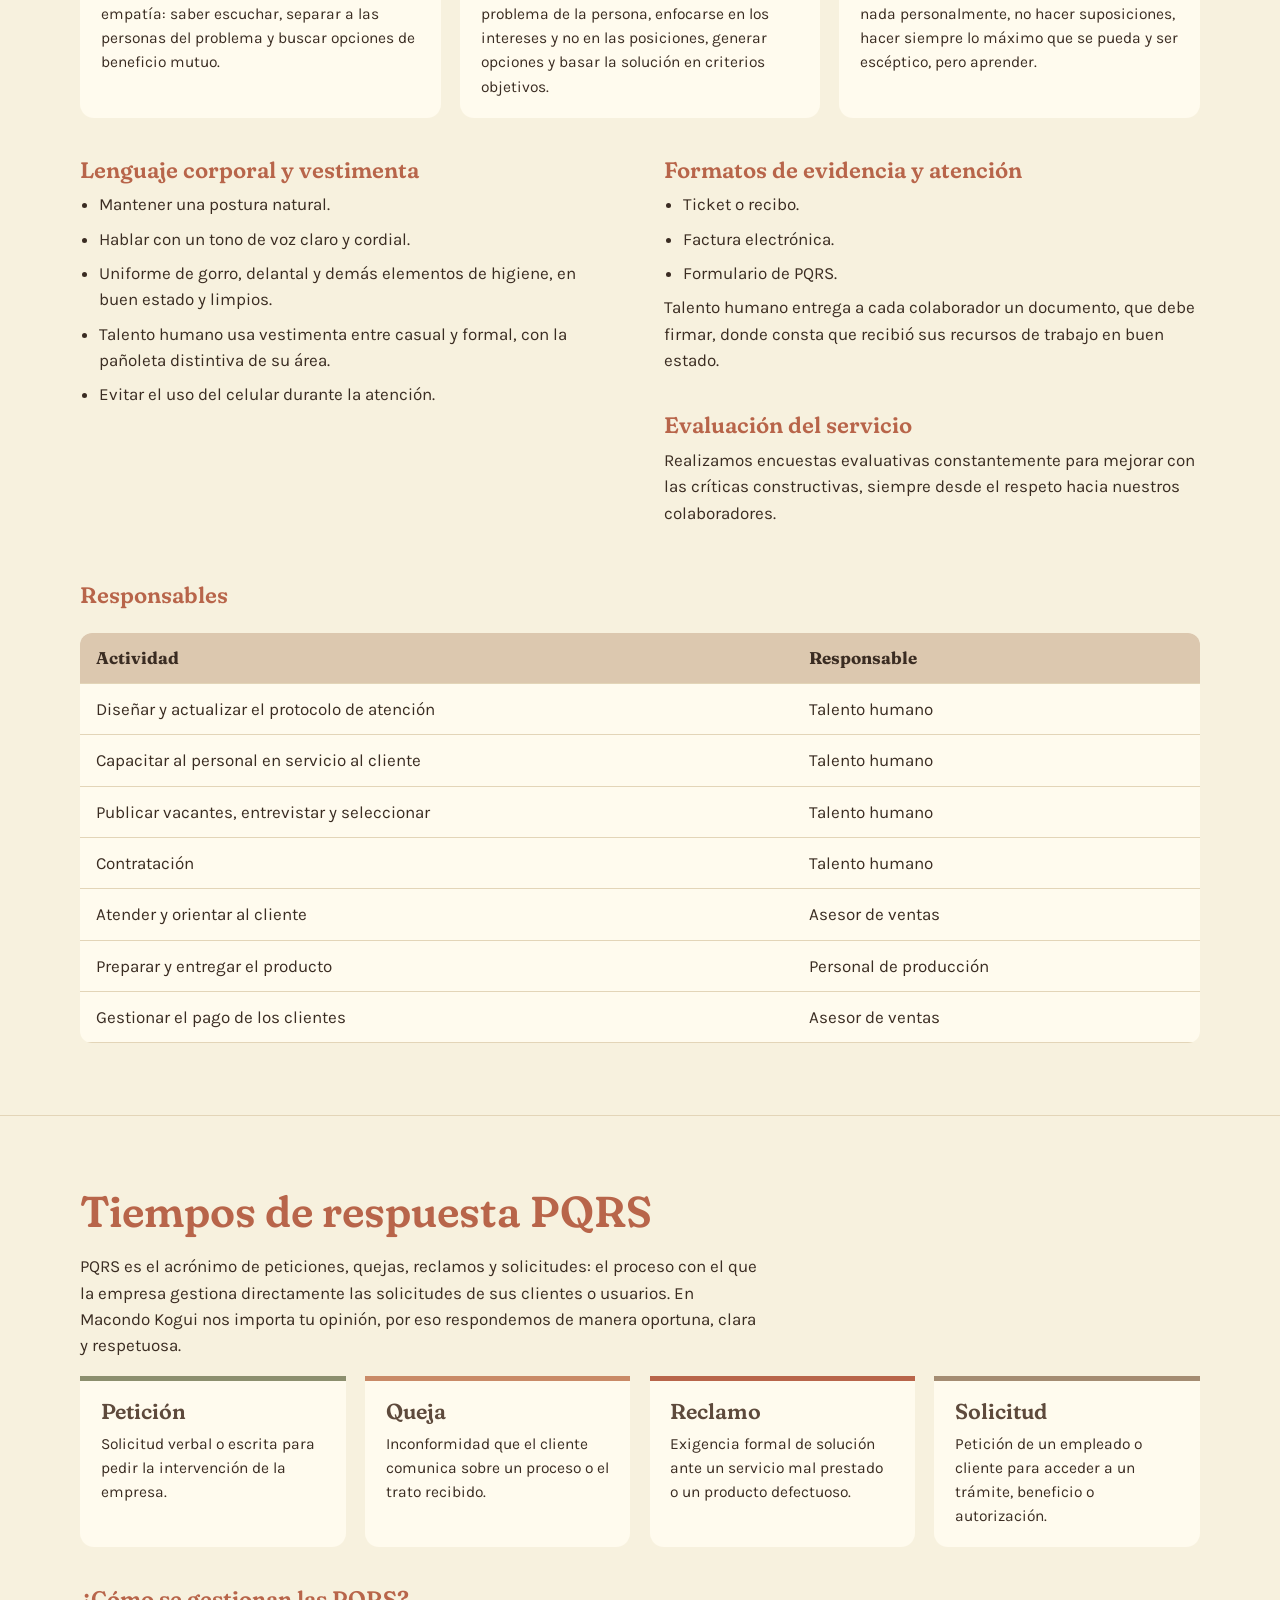
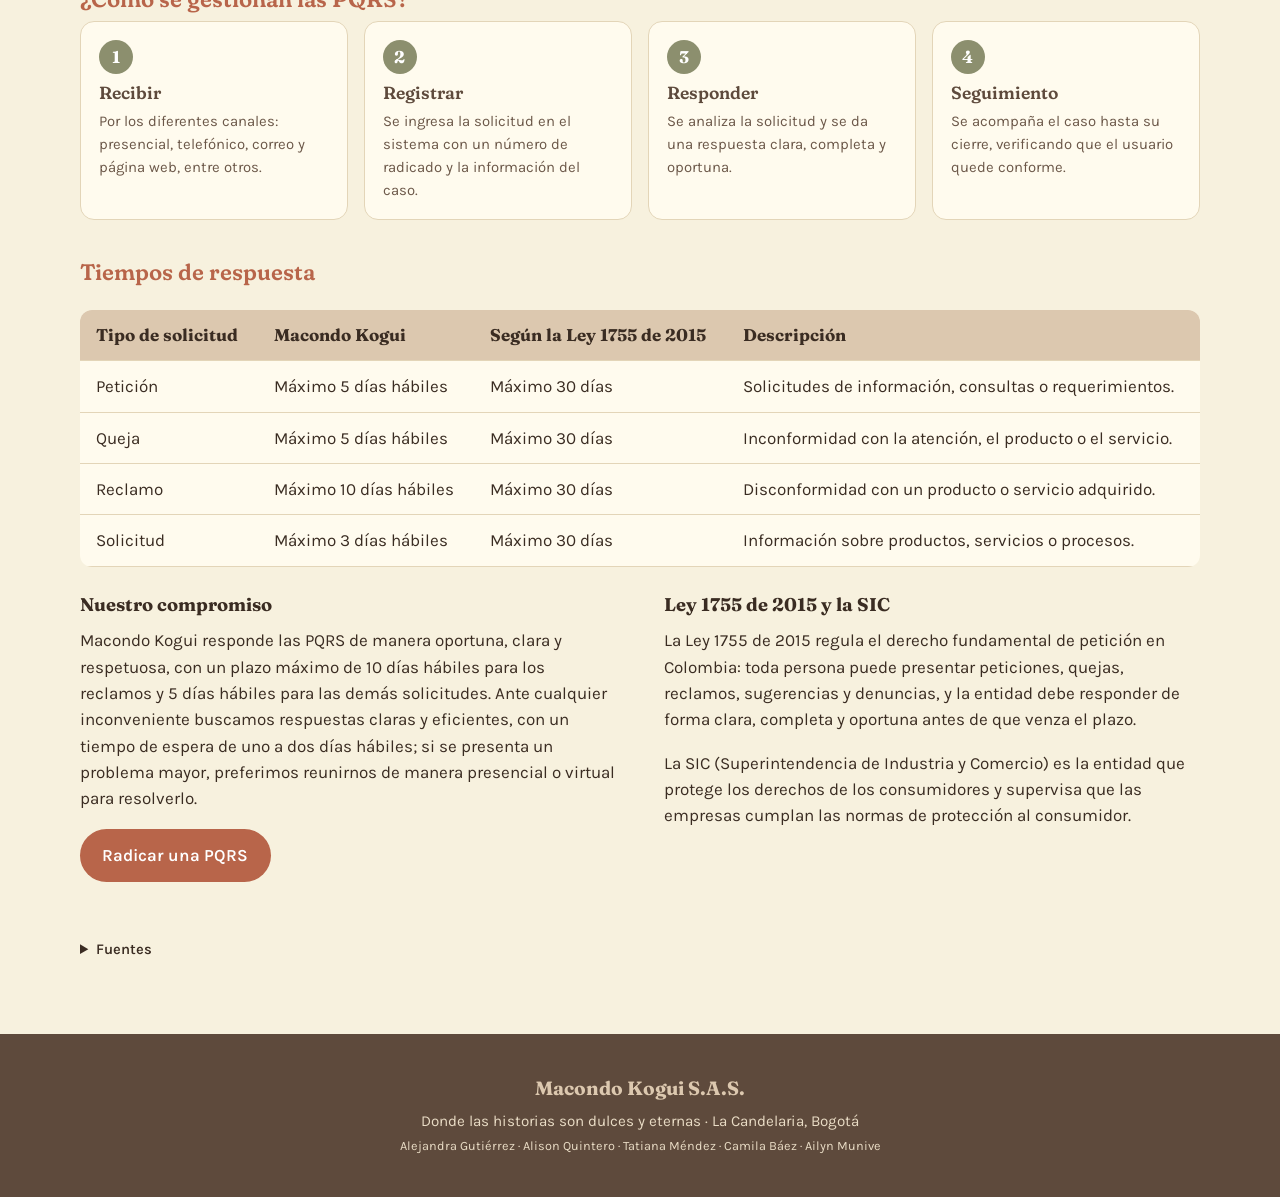
<file: politicas.html>
<!DOCTYPE html>
<html lang="es">
<head>
<meta charset="UTF-8">
<meta name="viewport" content="width=device-width, initial-scale=1">
<title>Políticas y protocolos · Macondo Kogui</title>
<link rel="preconnect" href="https://fonts.googleapis.com">
<link href="https://fonts.googleapis.com/css2?family=Fraunces:opsz,wght,SOFT@9..144,400;9..144,600;9..144,700,100&family=Karla:wght@400;500;600&display=swap" rel="stylesheet">
<link rel="icon" type="image/png" href="img/favicon.png">
<link rel="stylesheet" href="css/estilos.css">
</head>
<body>

<header>
  <div class="wrap bar">
    <button class="burger" id="openMenu" aria-label="Abrir menú" aria-controls="drawer" aria-expanded="false"><span></span><span></span><span></span></button>
    <a class="brand" href="index.html"><img src="img/logo.png" alt="Logo Macondo Kogui"><b>Macondo Kogui</b></a>
    <nav class="main" aria-label="Principal">
      <div><a href="index.html">Inicio</a></div>
      <div>
        <button aria-haspopup="true" aria-expanded="false">Nosotros <i class="chev"></i></button>
        <div class="dd">
          <a href="nosotros.html#mision">Misión</a><a href="nosotros.html#vision">Visión</a><a href="nosotros.html#eslogan">Eslogan</a><a href="nosotros.html#propuesta">Propuesta de valor</a><a href="nosotros.html#valores">Valores</a><a href="nosotros.html#triangulo">Triángulo de servicio</a>
        </div>
      </div>
      <div>
        <button aria-haspopup="true" aria-expanded="false">Políticas y protocolos <i class="chev"></i></button>
        <div class="dd">
          <a aria-current="page" href="#politicas">Políticas</a><a href="#principios">Principios</a><a href="#protocolos">Protocolos de servicio</a><a href="#tiempos">Tiempos de respuesta PQRS</a>
        </div>
      </div>
      <div><a href="ubicacion.html">Ubicación</a></div>
    </nav>
  </div>
</header>

<div class="scrim" id="scrim"></div>
<aside class="drawer" id="drawer" aria-label="Menú lateral">
  <button class="close" id="closeMenu" aria-label="Cerrar menú">×</button>
  <h4>Menú</h4>
  <a href="menu.html">Nuestros postres</a>
  <a href="empresa.html">Información de la empresa</a>
  <a href="pqrs.html">PQRS</a>
  <div class="only-mobile">
    <h4>Secciones</h4>
    <a href="index.html">Inicio</a><a href="nosotros.html">Nosotros</a><a href="#politicas">Políticas y protocolos</a><a href="ubicacion.html">Ubicación</a>
  </div>
  <h4>Entregables</h4>
  <a href="entregables.html#cronograma">Cronograma</a>
  <a href="talento-humano.html">Apoyo a Talento Humano</a>
  <a href="servicio-cliente.html">Servicio al cliente</a>
  <a href="herramientas.html">Operar herramientas</a>
  <a href="glosario.html">Glosario TH</a>
</aside>

<main>
<section style="border-top:0" id="politicas">
  <div class="wrap">
    <h2>Políticas y protocolos</h2>
    <p class="lead">Las normas que orientan cómo trabajamos y cómo atendemos a cada cliente en Macondo Kogui S.A.S., tomadas de nuestro documento de trabajo, el protocolo de servicio al cliente y el protocolo de atención presencial.</p>

    <h3 class="sub-h">Políticas organizacionales</h3>
    <div class="two">
      <div>
        <h4>Políticas de producto</h4>
        <ol class="pol">
          <li>Utilizar únicamente ingredientes frescos y de calidad.</li>
          <li>Utilizar productos 100 % colombianos.</li>
          <li>Reducir el desperdicio de alimentos.</li>
          <li>Cumplir con las normas de salubridad.</li>
          <li>Seguir recetas estandarizadas que garanticen la calidad.</li>
        </ol>
      </div>
      <div>
        <h4>Políticas de servicio y convivencia</h4>
        <ol class="pol">
          <li>Garantizar un ambiente laboral basado en el respeto, la inclusión y la colaboración.</li>
          <li>Entregar productos frescos y en óptimas condiciones.</li>
          <li>Brindar una atención amable, respetuosa y oportuna a todos los clientes.</li>
          <li>Promover el cuidado del medio ambiente mediante el uso responsable de los recursos y la adecuada separación de residuos.</li>
          <li>Actuar con honestidad y transparencia en todas las actividades de la empresa.</li>
        </ol>
      </div>
    </div>
    <div class="two" style="margin-top:2rem">
      <div>
        <h4>Objetivo de la atención al cliente</h4>
        <p>Establecer una guía clara para brindar una atención organizada, respetuosa, oportuna y de calidad, permitiendo que los colaboradores sepan cómo actuar frente a diferentes situaciones y que los clientes reciban una atención adecuada.</p>
        <p><strong>Objetivo general del protocolo:</strong> brindar eficiencia y calidad, asegurando que una tarea o proceso siempre se realice de la misma manera sin importar quién la ejecute.</p>
      </div>
      <div>
        <h4>Objetivos específicos</h4>
        <ul class="pol">
          <li>Minimizar errores humanos mediante instrucciones específicas.</li>
          <li>Establecer responsables para cada etapa del proceso, delimitando funciones y evitando ambigüedades.</li>
          <li>Garantizar el cumplimiento de normativas legales (laborales, ambientales y de seguridad industrial).</li>
          <li>Mejorar la experiencia del cliente, buscando siempre su satisfacción.</li>
        </ul>
        <p><strong>Alcance:</strong> el protocolo aplica para todos los colaboradores de Macondo Kogui S.A.S. y su cumplimiento es obligatorio, para garantizar un servicio uniforme, respetuoso y de alta calidad.</p>
      </div>
    </div>
  </div>
</section>

<section id="principios">
  <div class="wrap">
    <h2>Principios</h2>
    <h3 class="sub-h">Principios de atención al cliente</h3>
    <p>Son las reglas fundamentales que siguen nuestros colaboradores para brindar un servicio de calidad y fidelizar a los clientes.</p>
    <div class="proto">
      <article><h3>Empatía</h3><p>Comprender las situaciones, sentimientos y necesidades del cliente.</p></article>
      <article><h3>Eficacia</h3><p>Ofrecer respuestas y soluciones en el menor tiempo posible.</p></article>
      <article><h3>Personalización</h3><p>Adaptar la atención a las características y necesidades de cada cliente.</p></article>
    </div>

    <h3 class="sub-h">Cultura de servicio</h3>
    <p>Nuestra cultura de servicio pone al <strong>cliente</strong> en el centro, buscando su satisfacción y fidelización, y se sostiene en tres pilares: <strong>estrategias</strong> (el rumbo y los objetivos para ofrecer un servicio excepcional y sostenible), <strong>personas</strong> (un equipo que atiende con calidez, respeto y pasión) y <strong>sistemas</strong> (procesos organizados que garantizan calidad, consistencia y mejora continua). <a href="nosotros.html#triangulo">Ver el triángulo de servicio</a>.</p>

    <h3 class="sub-h">Servicio inclusivo</h3>
    <p>El servicio inclusivo es la atención que reconoce, valora y respeta la diversidad de las personas, garantizando que todas tengan las mismas oportunidades de acceso, participación y una experiencia positiva. Más que un servicio, es un trato digno para todas las personas.</p>
    <div class="proto">
      <article><h3>Discapacidad física y visual</h3><p>Mantener espacios amplios y accesibles para sillas de ruedas, contar con mesas y zonas de fácil acceso, y ofrecer ayuda solo cuando el cliente la solicite.</p></article>
      <article><h3>Discapacidad auditiva</h3><p>Contar con al menos un colaborador capacitado en lengua de señas colombiana (LSC), disponer de información escrita y hablar de frente manteniendo contacto visual.</p></article>
      <article><h3>Discapacidad cognitiva</h3><p>Usar un lenguaje sencillo y claro, explicar el pedido paso a paso, dar tiempo suficiente para responder y evitar presionar o tratar al cliente como un niño.</p></article>
      <article><h3>Lenguaje incluyente</h3><p>Evitar términos discriminatorios, usar lenguaje neutro y no sexista, decir "persona con discapacidad visual" en lugar de "ciego" y adaptar la comunicación (lengua de señas, braille, pictogramas).</p></article>
    </div>
    <div class="two" style="margin-top:1.5rem">
      <div>
        <h4>Beneficios</h4>
        <ul class="pol">
          <li><strong>Accesibilidad para todos:</strong> facilita la interacción de personas con distintas capacidades.</li>
          <li><strong>Mayor satisfacción del cliente:</strong> la personalización mejora la experiencia.</li>
          <li><strong>Cumplimiento normativo:</strong> ayuda a cumplir las regulaciones de accesibilidad e inclusión.</li>
          <li><strong>Reputación y responsabilidad social:</strong> fortalece la relación con la comunidad.</li>
        </ul>
      </div>
      <div>
        <h4>Normativa sobre servicio inclusivo</h4>
        <ul class="pol">
          <li>Constitución Política de Colombia, art. 13 (igualdad).</li>
          <li>Ley 1482 de 2011: sanciona actos de racismo y discriminación.</li>
          <li>Ley 1618 de 2013: inclusión de personas con discapacidad.</li>
          <li>Ley 1010 de 2006: previene, corrige y sanciona el acoso laboral.</li>
          <li>Ley 1257 de 2008: no violencia contra la mujer.</li>
          <li>Convención sobre los Derechos de las Personas con Discapacidad (ONU).</li>
          <li>Norma ISO 21542: accesibilidad en el entorno construido.</li>
        </ul>
      </div>
    </div>
    <p class="nota">Macondo Kogui garantiza una atención basada en el respeto, la paciencia, la igualdad y la empatía, adaptando la comunicación y el servicio a las necesidades de cada cliente, sin discriminación y respetando siempre su autonomía.</p>
  </div>
</section>

<section id="protocolos">
  <div class="wrap">
    <h2>Protocolos de servicio</h2>
    <p>Un protocolo es un conjunto de normas, pautas y pasos que orientan la manera correcta de actuar en una situación determinada. En la atención al cliente, permite establecer cómo se debe atender, comunicar y responder a las necesidades de los clientes de manera organizada, respetuosa y eficiente.</p>

    <h3 class="sub-h">Ámbito de aplicación</h3>
    <dl class="ficha">
      <div><dt>¿Qué es?</dt><dd>Microempresa comercial de postres tradicionales colombianos</dd></div>
      <div><dt>¿Dónde funciona?</dt><dd>Bogotá D.C., con ámbito de operación local</dd></div>
      <div><dt>¿A quién se dirige?</dt><dd>Jóvenes, adultos, familias y turistas</dd></div>
      <div><dt>¿Por parte de quiénes?</dt><dd>Gerencia, producción, ventas, administración, marketing, compras y talento humano</dd></div>
    </dl>

    <h3 class="sub-h">Tipos de protocolo</h3>
    <div class="proto">
      <article><h3>Cara a cara</h3><p>Pautas para atender personalmente a un cliente: saludo, presentación, lenguaje corporal, escucha activa, solución de la necesidad y despedida.</p></article>
      <article><h3>Vía telefónica</h3><p>Forma correcta de atender y realizar llamadas: saludo, identificación de la empresa y del funcionario, escucha de la solicitud, toma de información, solución o direccionamiento del caso y despedida.</p></article>
      <article><h3>Atención de PQRS</h3><p>Cómo recibir, registrar, analizar, responder y hacer seguimiento a las peticiones, quejas, reclamos y solicitudes. <a href="#tiempos">Ver tiempos de respuesta</a>.</p></article>
      <article><h3>Clientes difíciles</h3><p>Mantener la calma, escuchar sin interrumpir, mostrar empatía, evitar discusiones, buscar una solución y, si es necesario, escalar el caso al responsable.</p></article>
    </div>

    <h3 class="sub-h">Protocolo de atención presencial</h3>
    <div class="steps">
      <div><h3>Bienvenida y saludo</h3></div>
      <div><h3>Identificar necesidades</h3><p>y presentar el portafolio.</p></div>
      <div><h3>Registrar el pedido</h3><p>y gestionar el pago.</p></div>
      <div><h3>Terminar y entregar</h3><p>el producto.</p></div>
      <div><h3>Solicitar retroalimentación</h3></div>
      <div><h3>Despedida</h3><p>e invitación a regresar.</p></div>
    </div>

    <h3 class="sub-h">Procedimiento: venta de un postre</h3>
    <div class="steps">
      <div><h3>Entrada del cliente</h3><p>Llega a la pastelería por el punto físico o por nuestros canales de atención.</p></div>
      <div><h3>Saludo y atención</h3><p>Se le brinda un saludo cordial, se ofrece ayuda y se presentan los postres disponibles.</p></div>
      <div><h3>Elección del postre</h3><p>El cliente revisa el menú o la vitrina y elige su postre favorito.</p></div>
      <div><h3>Toma del pedido</h3><p>Se confirma el postre y la cantidad, y se informa el valor total.</p></div>
      <div><h3>Cobro</h3><p>El cliente paga en efectivo, tarjeta o transferencia.</p></div>
      <div><h3>Preparación</h3><p>Se prepara y empaca el postre, asegurando su calidad e higiene.</p></div>
      <div><h3>Entrega</h3><p>El cliente recibe su postre con una sonrisa y una experiencia especial.</p></div>
      <div><h3>Salida del cliente</h3><p>Se va con su postre y la satisfacción de haber vivido un momento dulce.</p></div>
    </div>

    <h3 class="sub-h">Resolución de quejas</h3>
    <ul class="pol">
      <li>Escuchar atentamente las quejas, sin interrumpir.</li>
      <li>Mostrar interés por el cliente e indagar por las causas de su inconformidad.</li>
      <li>Analizar la situación para brindar la mejor solución, procurando satisfacer las necesidades e inquietudes del cliente.</li>
    </ul>

    <h3 class="sub-h">Protocolo para clientes difíciles</h3>
    <p>Estrategias para transformar la tensión en una experiencia positiva: el buen servicio no evita los clientes difíciles, los convierte en grandes historias.</p>
    <div class="proto">
      <article><h3>William Ury</h3><p>Negociación basada en el respeto y la empatía: saber escuchar, separar a las personas del problema y buscar opciones de beneficio mutuo.</p></article>
      <article><h3>Roger Fisher</h3><p>Principios de negociación: separar el problema de la persona, enfocarse en los intereses y no en las posiciones, generar opciones y basar la solución en criterios objetivos.</p></article>
      <article><h3>Los 5 acuerdos</h3><p>Ser impecable con las palabras, no tomarse nada personalmente, no hacer suposiciones, hacer siempre lo máximo que se pueda y ser escéptico, pero aprender.</p></article>
    </div>

    <div class="two" style="margin-top:2.5rem">
      <div>
        <h3 class="sub-h" style="margin-top:0">Lenguaje corporal y vestimenta</h3>
        <ul class="pol">
          <li>Mantener una postura natural.</li>
          <li>Hablar con un tono de voz claro y cordial.</li>
          <li>Uniforme de gorro, delantal y demás elementos de higiene, en buen estado y limpios.</li>
          <li>Talento humano usa vestimenta entre casual y formal, con la pañoleta distintiva de su área.</li>
          <li>Evitar el uso del celular durante la atención.</li>
        </ul>
      </div>
      <div>
        <h3 class="sub-h" style="margin-top:0">Formatos de evidencia y atención</h3>
        <ul class="pol">
          <li>Ticket o recibo.</li>
          <li>Factura electrónica.</li>
          <li>Formulario de PQRS.</li>
        </ul>
        <p>Talento humano entrega a cada colaborador un documento, que debe firmar, donde consta que recibió sus recursos de trabajo en buen estado.</p>
        <h3 class="sub-h">Evaluación del servicio</h3>
        <p>Realizamos encuestas evaluativas constantemente para mejorar con las críticas constructivas, siempre desde el respeto hacia nuestros colaboradores.</p>
      </div>
    </div>

    <h3 class="sub-h">Responsables</h3>
    <div class="scroll">
    <table>
      <thead><tr><th>Actividad</th><th>Responsable</th></tr></thead>
      <tbody>
        <tr><td>Diseñar y actualizar el protocolo de atención</td><td>Talento humano</td></tr>
        <tr><td>Capacitar al personal en servicio al cliente</td><td>Talento humano</td></tr>
        <tr><td>Publicar vacantes, entrevistar y seleccionar</td><td>Talento humano</td></tr>
        <tr><td>Contratación</td><td>Talento humano</td></tr>
        <tr><td>Atender y orientar al cliente</td><td>Asesor de ventas</td></tr>
        <tr><td>Preparar y entregar el producto</td><td>Personal de producción</td></tr>
        <tr><td>Gestionar el pago de los clientes</td><td>Asesor de ventas</td></tr>
      </tbody>
    </table>
    </div>
  </div>
</section>

<section id="tiempos">
  <div class="wrap">
    <h2>Tiempos de respuesta PQRS</h2>
    <p>PQRS es el acrónimo de peticiones, quejas, reclamos y solicitudes: el proceso con el que la empresa gestiona directamente las solicitudes de sus clientes o usuarios. En Macondo Kogui nos importa tu opinión, por eso respondemos de manera oportuna, clara y respetuosa.</p>
    <div class="proto">
      <article><h3>Petición</h3><p>Solicitud verbal o escrita para pedir la intervención de la empresa.</p></article>
      <article><h3>Queja</h3><p>Inconformidad que el cliente comunica sobre un proceso o el trato recibido.</p></article>
      <article><h3>Reclamo</h3><p>Exigencia formal de solución ante un servicio mal prestado o un producto defectuoso.</p></article>
      <article><h3>Solicitud</h3><p>Petición de un empleado o cliente para acceder a un trámite, beneficio o autorización.</p></article>
    </div>

    <h3 class="sub-h">¿Cómo se gestionan las PQRS?</h3>
    <div class="steps">
      <div><h3>Recibir</h3><p>Por los diferentes canales: presencial, telefónico, correo y página web, entre otros.</p></div>
      <div><h3>Registrar</h3><p>Se ingresa la solicitud en el sistema con un número de radicado y la información del caso.</p></div>
      <div><h3>Responder</h3><p>Se analiza la solicitud y se da una respuesta clara, completa y oportuna.</p></div>
      <div><h3>Seguimiento</h3><p>Se acompaña el caso hasta su cierre, verificando que el usuario quede conforme.</p></div>
    </div>

    <h3 class="sub-h">Tiempos de respuesta</h3>
    <div class="scroll">
    <table>
      <thead><tr><th>Tipo de solicitud</th><th>Macondo Kogui</th><th>Según la Ley 1755 de 2015</th><th>Descripción</th></tr></thead>
      <tbody>
        <tr><td>Petición</td><td>Máximo 5 días hábiles</td><td>Máximo 30 días</td><td>Solicitudes de información, consultas o requerimientos.</td></tr>
        <tr><td>Queja</td><td>Máximo 5 días hábiles</td><td>Máximo 30 días</td><td>Inconformidad con la atención, el producto o el servicio.</td></tr>
        <tr><td>Reclamo</td><td>Máximo 10 días hábiles</td><td>Máximo 30 días</td><td>Disconformidad con un producto o servicio adquirido.</td></tr>
        <tr><td>Solicitud</td><td>Máximo 3 días hábiles</td><td>Máximo 30 días</td><td>Información sobre productos, servicios o procesos.</td></tr>
      </tbody>
    </table>
    </div>
    <div class="two" style="margin-top:1.5rem">
      <div>
        <h4>Nuestro compromiso</h4>
        <p>Macondo Kogui responde las PQRS de manera oportuna, clara y respetuosa, con un plazo máximo de 10 días hábiles para los reclamos y 5 días hábiles para las demás solicitudes. Ante cualquier inconveniente buscamos respuestas claras y eficientes, con un tiempo de espera de uno a dos días hábiles; si se presenta un problema mayor, preferimos reunirnos de manera presencial o virtual para resolverlo.</p>
        <p><a class="btn" href="pqrs.html">Radicar una PQRS</a></p>
      </div>
      <div>
        <h4>Ley 1755 de 2015 y la SIC</h4>
        <p>La Ley 1755 de 2015 regula el derecho fundamental de petición en Colombia: toda persona puede presentar peticiones, quejas, reclamos, sugerencias y denuncias, y la entidad debe responder de forma clara, completa y oportuna antes de que venza el plazo.</p>
        <p>La SIC (Superintendencia de Industria y Comercio) es la entidad que protege los derechos de los consumidores y supervisa que las empresas cumplan las normas de protección al consumidor.</p>
      </div>
    </div>

    <details class="fuentes">
      <summary>Fuentes</summary>
      <ul>
        <li>Macondo Kogui. Documento de trabajo, protocolo de servicio al cliente y protocolo de atención presencial (2026).</li>
        <li>Congreso de la República de Colombia. Ley 1755 de 2015, derecho fundamental de petición.</li>
        <li>Departamento Administrativo de la Función Pública. Ley 1618 de 2013.</li>
        <li>Superintendencia de Industria y Comercio (SIC). Protección al consumidor y tiempos de respuesta.</li>
        <li>Departamento Nacional de Planeación. Normativa para PQRSD.</li>
        <li>ISO. Principios de gestión de la calidad.</li>
      </ul>
    </details>
  </div>
</section>
</main>

<footer>
  <div class="wrap">
    <b>Macondo Kogui S.A.S.</b>
    Donde las historias son dulces y eternas · La Candelaria, Bogotá<br>
    <small>Alejandra Gutiérrez · Alison Quintero · Tatiana Méndez · Camila Báez · Ailyn Munive</small>
  </div>
</footer>

<script src="js/main.js"></script>
</body>
</html>
</file>
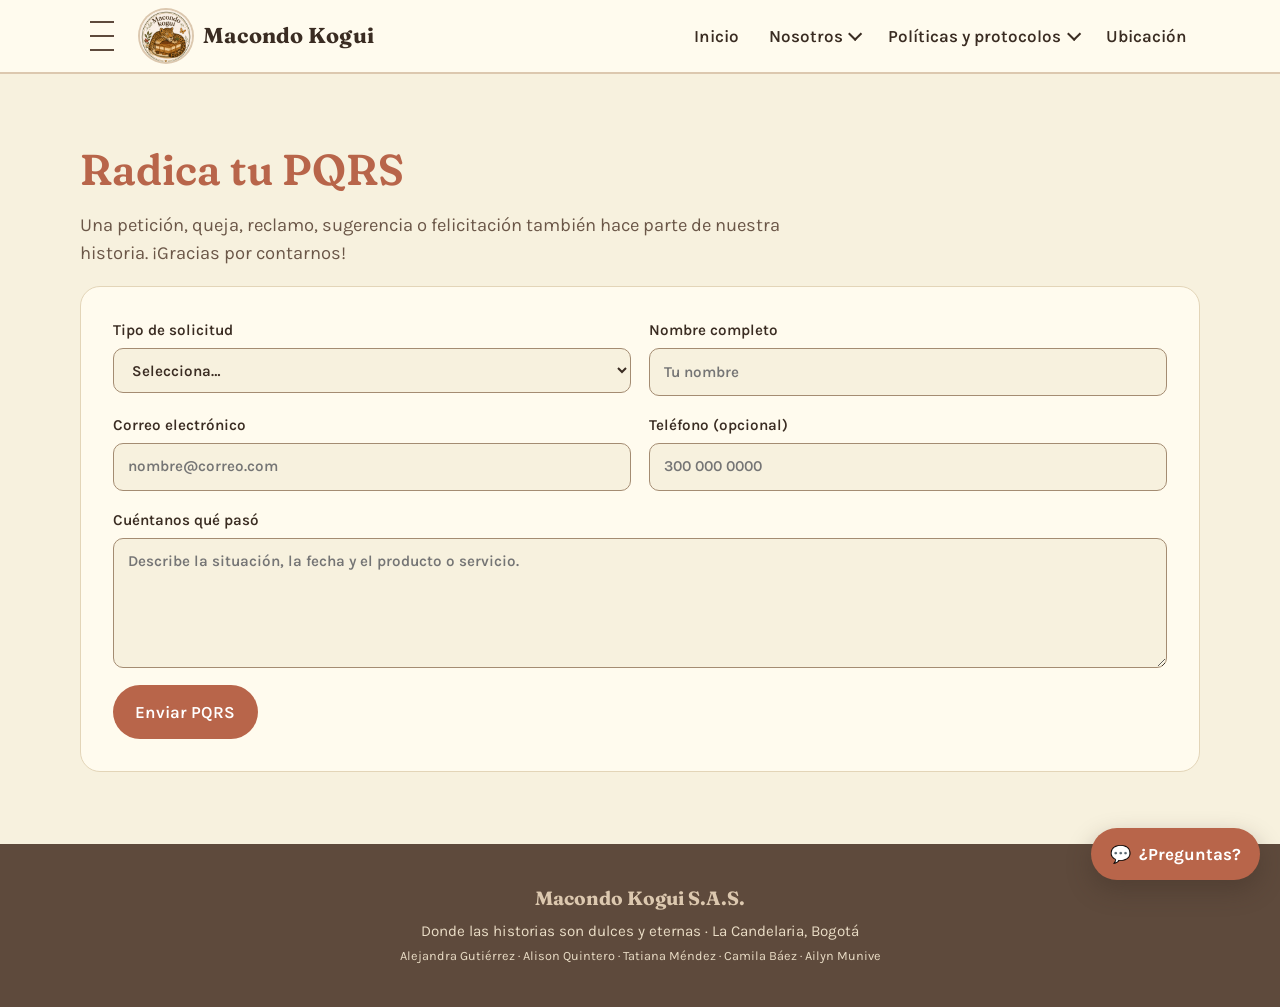
<file: pqrs.html>
<!DOCTYPE html>
<html lang="es">
<head>
<meta charset="UTF-8">
<meta name="viewport" content="width=device-width, initial-scale=1">
<title>PQRS · Macondo Kogui</title>
<link rel="preconnect" href="https://fonts.googleapis.com">
<link href="https://fonts.googleapis.com/css2?family=Fraunces:opsz,wght,SOFT@9..144,400;9..144,600;9..144,700,100&family=Karla:wght@400;500;600&display=swap" rel="stylesheet">
<link rel="icon" type="image/png" href="img/favicon.png">
<link rel="stylesheet" href="css/estilos.css">
</head>
<body>

<header>
  <div class="wrap bar">
    <button class="burger" id="openMenu" aria-label="Abrir menú" aria-controls="drawer" aria-expanded="false"><span></span><span></span><span></span></button>
    <a class="brand" href="index.html"><img src="img/logo.png" alt="Logo Macondo Kogui"><b>Macondo Kogui</b></a>
    <nav class="main" aria-label="Principal">
      <div><a href="index.html">Inicio</a></div>
      <div>
        <button aria-haspopup="true" aria-expanded="false">Nosotros <i class="chev"></i></button>
        <div class="dd">
          <a href="nosotros.html#mision">Misión</a><a href="nosotros.html#vision">Visión</a><a href="nosotros.html#eslogan">Eslogan</a><a href="nosotros.html#propuesta">Propuesta de valor</a><a href="nosotros.html#valores">Valores</a><a href="nosotros.html#triangulo">Triángulo de servicio</a>
        </div>
      </div>
      <div>
        <button aria-haspopup="true" aria-expanded="false">Políticas y protocolos <i class="chev"></i></button>
        <div class="dd">
          <a href="politicas.html">Políticas</a><a href="politicas.html#principios">Principios</a><a href="politicas.html#protocolos">Protocolos de servicio</a><a href="politicas.html#tiempos">Tiempos de respuesta PQRS</a>
        </div>
      </div>
      <div><a href="ubicacion.html">Ubicación</a></div>
    </nav>
  </div>
</header>

<div class="scrim" id="scrim"></div>
<aside class="drawer" id="drawer" aria-label="Menú lateral">
  <button class="close" id="closeMenu" aria-label="Cerrar menú">×</button>
  <h4>Menú</h4>
  <a href="menu.html">Nuestros postres</a>
  <a href="empresa.html">Información de la empresa</a>
  <a href="#pqrs">PQRS</a>
  <div class="only-mobile">
    <h4>Secciones</h4>
    <a href="index.html">Inicio</a><a href="nosotros.html">Nosotros</a><a href="politicas.html">Políticas y protocolos</a><a href="ubicacion.html">Ubicación</a>
  </div>
  <h4>Entregables</h4>
  <a href="entregables.html#cronograma">Cronograma</a>
  <a href="talento-humano.html">Apoyo a Talento Humano</a>
  <a href="servicio-cliente.html">Servicio al cliente</a>
  <a href="herramientas.html">Operar herramientas</a>
  <a href="glosario.html">Glosario TH</a>
</aside>

<main>
<section style="border-top:0" id="pqrs">
  <div class="wrap">
    <h2>Radica tu PQRS</h2>
    <p class="lead">Una petición, queja, reclamo, sugerencia o felicitación también hace parte de nuestra historia. ¡Gracias por contarnos!</p>
    <form id="pqrsForm" novalidate>
      <label>Tipo de solicitud
        <select name="tipo" required>
          <option value="">Selecciona…</option>
          <option>Petición</option><option>Queja</option><option>Reclamo</option><option>Solicitud</option><option>Sugerencia</option><option>Felicitación</option>
        </select>
      </label>
      <label>Nombre completo <input name="nombre" required placeholder="Tu nombre"></label>
      <label>Correo electrónico <input name="correo" type="email" required placeholder="nombre@correo.com"></label>
      <label>Teléfono (opcional) <input name="telefono" type="tel" placeholder="300 000 0000"></label>
      <label class="full">Cuéntanos qué pasó <textarea name="detalle" required placeholder="Describe la situación, la fecha y el producto o servicio."></textarea></label>
      <div class="full"><button class="btn" type="submit">Enviar PQRS</button></div>
      <div class="ok" id="pqrsOk" role="status"></div>
    </form>
  </div>
</section>
</main>

<footer>
  <div class="wrap">
    <b>Macondo Kogui S.A.S.</b>
    Donde las historias son dulces y eternas · La Candelaria, Bogotá<br>
    <small>Alejandra Gutiérrez · Alison Quintero · Tatiana Méndez · Camila Báez · Ailyn Munive</small>
  </div>
</footer>

<script src="js/main.js"></script>
</body>
</html>
</file>
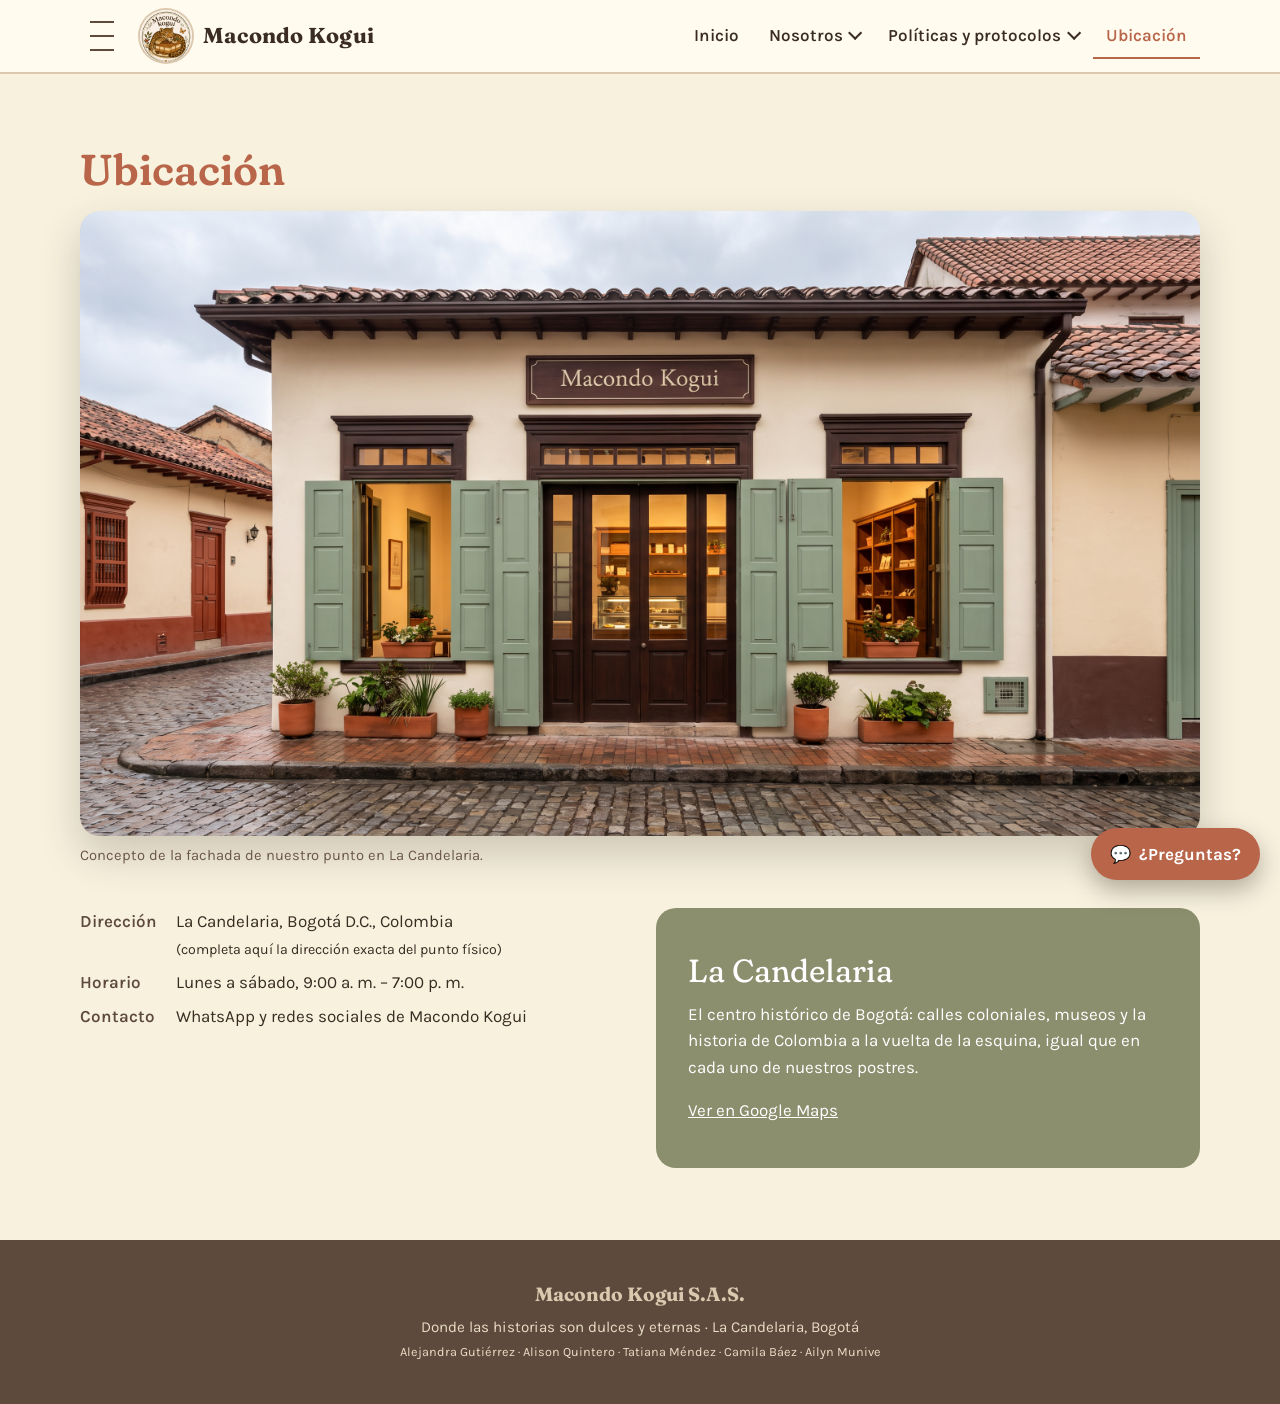
<file: ubicacion.html>
<!DOCTYPE html>
<html lang="es">
<head>
<meta charset="UTF-8">
<meta name="viewport" content="width=device-width, initial-scale=1">
<title>Ubicación · Macondo Kogui</title>
<link rel="preconnect" href="https://fonts.googleapis.com">
<link href="https://fonts.googleapis.com/css2?family=Fraunces:opsz,wght,SOFT@9..144,400;9..144,600;9..144,700,100&family=Karla:wght@400;500;600&display=swap" rel="stylesheet">
<link rel="icon" type="image/png" href="img/favicon.png">
<link rel="stylesheet" href="css/estilos.css">
</head>
<body>

<header>
  <div class="wrap bar">
    <button class="burger" id="openMenu" aria-label="Abrir menú" aria-controls="drawer" aria-expanded="false"><span></span><span></span><span></span></button>
    <a class="brand" href="index.html"><img src="img/logo.png" alt="Logo Macondo Kogui"><b>Macondo Kogui</b></a>
    <nav class="main" aria-label="Principal">
      <div><a href="index.html">Inicio</a></div>
      <div>
        <button aria-haspopup="true" aria-expanded="false">Nosotros <i class="chev"></i></button>
        <div class="dd">
          <a href="nosotros.html#mision">Misión</a><a href="nosotros.html#vision">Visión</a><a href="nosotros.html#eslogan">Eslogan</a><a href="nosotros.html#propuesta">Propuesta de valor</a><a href="nosotros.html#valores">Valores</a><a href="nosotros.html#triangulo">Triángulo de servicio</a>
        </div>
      </div>
      <div>
        <button aria-haspopup="true" aria-expanded="false">Políticas y protocolos <i class="chev"></i></button>
        <div class="dd">
          <a href="politicas.html">Políticas</a><a href="politicas.html#principios">Principios</a><a href="politicas.html#protocolos">Protocolos de servicio</a><a href="politicas.html#tiempos">Tiempos de respuesta PQRS</a>
        </div>
      </div>
      <div><a aria-current="page" href="#ubicacion">Ubicación</a></div>
    </nav>
  </div>
</header>

<div class="scrim" id="scrim"></div>
<aside class="drawer" id="drawer" aria-label="Menú lateral">
  <button class="close" id="closeMenu" aria-label="Cerrar menú">×</button>
  <h4>Menú</h4>
  <a href="menu.html">Nuestros postres</a>
  <a href="empresa.html">Información de la empresa</a>
  <a href="pqrs.html">PQRS</a>
  <div class="only-mobile">
    <h4>Secciones</h4>
    <a href="index.html">Inicio</a><a href="nosotros.html">Nosotros</a><a href="politicas.html">Políticas y protocolos</a><a href="#ubicacion">Ubicación</a>
  </div>
  <h4>Entregables</h4>
  <a href="entregables.html#cronograma">Cronograma</a>
  <a href="talento-humano.html">Apoyo a Talento Humano</a>
  <a href="servicio-cliente.html">Servicio al cliente</a>
  <a href="herramientas.html">Operar herramientas</a>
  <a href="glosario.html">Glosario TH</a>
</aside>

<main>
<section style="border-top:0" id="ubicacion">
  <div class="wrap">
    <h2>Ubicación</h2>
    <figure class="fachada">
      <img src="img/macondo-kogui-fachada-concepto.png" alt="Fachada de Macondo Kogui: casa colonial blanca con techo de teja, ventanas y puerta de madera con postigos verdes, materas y el letrero Macondo Kogui sobre la entrada, en una calle empedrada de La Candelaria" width="2752" height="1536">
      <figcaption>Concepto de la fachada de nuestro punto en La Candelaria.</figcaption>
    </figure>
    <div class="loc">
      <div>
        <dl>
          <dt>Dirección</dt><dd>La Candelaria, Bogotá D.C., Colombia <br><small>(completa aquí la dirección exacta del punto físico)</small></dd>
          <dt>Horario</dt><dd>Lunes a sábado, 9:00 a. m. – 7:00 p. m.</dd>
          <dt>Contacto</dt><dd>WhatsApp y redes sociales de Macondo Kogui</dd>
        </dl>
      </div>
      <div class="map">
        <span class="display">La Candelaria</span>
        <p>El centro histórico de Bogotá: calles coloniales, museos y la historia de Colombia a la vuelta de la esquina, igual que en cada uno de nuestros postres.</p>
        <a href="https://www.google.com/maps/search/La+Candelaria+Bogot%C3%A1" target="_blank" rel="noopener">Ver en Google Maps</a>
      </div>
    </div>
  </div>
</section>
</main>

<footer>
  <div class="wrap">
    <b>Macondo Kogui S.A.S.</b>
    Donde las historias son dulces y eternas · La Candelaria, Bogotá<br>
    <small>Alejandra Gutiérrez · Alison Quintero · Tatiana Méndez · Camila Báez · Ailyn Munive</small>
  </div>
</footer>

<script src="js/main.js"></script>
</body>
</html>
</file>
<file: css/estilos.css>
:root{
    --sand:#DCC8AF; --clay:#C98A67; --terracota:#B8654A; --olive:#8C8F6E;
    --taupe:#A48C72; --umber:#5E4A3C; --cream:#F7F1DE; --paper:#FFFBEE;
    --ink:#3A2C22; --ink-soft:#6B5748; --line:#E3D5B8;
    --bg:var(--cream); --surface:var(--paper);
  }
  @media (prefers-color-scheme: dark){
    :root:not([data-theme="light"]){
      --bg:#2A211B; --surface:#33291F; --ink:#F1E8D3; --ink-soft:#CDBBA2; --line:#4A3B2F; --cream:#2A211B; --paper:#33291F;
    }
  }
  :root[data-theme="dark"]{
    --bg:#2A211B; --surface:#33291F; --ink:#F1E8D3; --ink-soft:#CDBBA2; --line:#4A3B2F; --cream:#2A211B; --paper:#33291F;
  }
  *{box-sizing:border-box}
  html{scroll-behavior:smooth}
  body{margin:0;background:var(--bg);color:var(--ink);font-family:Karla,"Segoe UI",Arial,sans-serif;font-size:17px;line-height:1.55}
  h1,h2,h3,.display{font-family:Fraunces,Georgia,"Times New Roman",serif;font-variation-settings:"SOFT" 100;line-height:1.1;margin:0 0 .4em}
  h1{font-size:clamp(2.4rem,5.5vw,4.4rem);font-weight:600}
  h2{font-size:clamp(1.9rem,3.4vw,2.7rem);font-weight:600;color:var(--terracota)}
  h3{font-size:1.35rem;font-weight:600;color:var(--umber)}
  p{margin:0 0 1em;max-width:68ch}
  a{color:var(--terracota)}
  img{max-width:100%;display:block}
  .wrap{width:min(1120px,92vw);margin:0 auto}
  section{padding:4.5rem 0} [id]{scroll-margin-top:96px}
  section + section{border-top:1px solid var(--line)}
  .lead{font-size:1.15rem;color:var(--ink-soft)}
  .two{display:grid;grid-template-columns:1fr 1fr;gap:2.5rem 3rem;align-items:start}
  .three{display:grid;grid-template-columns:repeat(3,1fr);gap:1.5rem}
  @media (max-width:800px){.two,.three{grid-template-columns:1fr}}
  :focus-visible{outline:3px solid var(--clay);outline-offset:3px;border-radius:4px}

  /* ---------- header ---------- */
  header{position:sticky;top:0;z-index:50;background:var(--surface);border-bottom:2px solid var(--sand)}
  .bar{display:flex;align-items:center;gap:1rem;height:72px}
  .burger{width:44px;height:44px;border:0;background:none;cursor:pointer;display:grid;place-items:center;border-radius:8px}
  .burger span{display:block;width:24px;height:2px;background:var(--umber);margin:3px 0;transition:.25s}
  .burger:hover{background:var(--sand)} .burger:hover span{background:#3A2C22}
  .brand{display:flex;align-items:center;gap:.7rem;text-decoration:none;color:var(--ink)}
  .brand img{width:52px;height:52px;object-fit:cover;border-radius:50%;box-shadow:0 0 0 2px var(--sand)}
  .brand b{font-family:Fraunces,serif;font-weight:700;font-size:1.35rem;letter-spacing:.01em}
  nav.main{margin-left:auto;display:flex;gap:.25rem}
  nav.main>div{position:relative}
  nav.main a,nav.main button{font:inherit;font-weight:600;color:var(--ink);text-decoration:none;padding:.55rem .8rem;border-radius:8px;border:0;background:none;cursor:pointer;display:inline-flex;align-items:center;gap:.35rem}
  nav.main a:hover,nav.main button:hover,nav.main button[aria-expanded="true"]{background:var(--sand);color:#3A2C22}
  nav.main .chev{width:10px;height:10px;border-right:2px solid currentColor;border-bottom:2px solid currentColor;transform:rotate(45deg) translateY(-3px)}
  .dd{position:absolute;top:100%;left:0;min-width:220px;background:var(--surface);border:1px solid var(--line);border-radius:10px;padding:.4rem;display:none;box-shadow:0 12px 30px rgba(58,44,34,.15)}
  nav.main .dd a{display:flex;width:100%;font-weight:500;padding:.55rem .8rem}
  nav.main>div:hover .dd,nav.main>div:focus-within .dd,.dd.open{display:block}
  @media (max-width:800px){nav.main{display:none}}

  /* ---------- drawer ---------- */
  .scrim{position:fixed;inset:0;background:rgba(40,28,20,.45);opacity:0;pointer-events:none;transition:.25s;z-index:60}
  .drawer{position:fixed;top:0;left:0;bottom:0;width:min(320px,88vw);background:var(--surface);z-index:70;transform:translateX(-100%);transition:transform .28s ease;padding:1.25rem;overflow:auto;border-right:4px solid var(--clay)}
  body.menu-open .scrim{opacity:1;pointer-events:auto}
  body.menu-open .drawer{transform:none}
  .drawer .close{float:right;border:0;background:none;font-size:1.6rem;cursor:pointer;color:var(--umber);line-height:1}
  .drawer h4{font-family:Fraunces,serif;color:var(--terracota);margin:1.4rem 0 .4rem;font-size:1.05rem;padding-bottom:.3rem;border-bottom:1px solid var(--line)}
  .drawer a{display:block;padding:.5rem .6rem;color:var(--ink);text-decoration:none;border-radius:6px;font-weight:500}
  .drawer a:hover,.drawer a:focus-visible{background:var(--sand);color:#3A2C22}
  .drawer .sub a{padding-left:1.4rem;font-weight:400;color:var(--ink-soft)}
  .drawer .only-mobile{display:none}
  @media (max-width:800px){.drawer .only-mobile{display:block}}

  /* ---------- hero ---------- */
  #inicio{padding:3.5rem 0 4rem;border-top:0}
  .hero{display:grid;grid-template-columns:1.1fr .9fr;gap:3rem;align-items:center}
  .hero h1 em{font-style:italic;font-weight:400;color:var(--terracota)}
  .btn{display:inline-block;background:var(--terracota);color:#fff;text-decoration:none;font-weight:600;padding:.85rem 1.4rem;border-radius:999px;border:0;cursor:pointer;font:inherit;font-weight:600}
  .btn:hover{background:var(--umber)}
  .btn.ghost{background:none;color:var(--ink);border:2px solid var(--taupe)}
  .btn.ghost:hover{background:var(--sand);color:#3A2C22}
  @media (max-width:800px){.hero{grid-template-columns:1fr}}

  .gallery{display:grid;grid-template-columns:2fr 1fr 1fr;gap:1rem;margin-top:3rem;height:340px}
  .gallery figure{margin:0;border-radius:18px;overflow:hidden;position:relative;background:var(--sand)}
  .gallery img{width:100%;height:100%;object-fit:cover}
  .gallery figcaption{position:absolute;left:0;right:0;bottom:0;padding:.7rem 1rem;background:linear-gradient(transparent,rgba(58,44,34,.75));color:#fff;font-weight:600}
  .gallery .ph{display:grid;place-items:center;height:100%;color:var(--umber);text-align:center;padding:1rem;font-family:Fraunces,serif;font-size:1.3rem}
  @media (max-width:800px){.gallery{grid-template-columns:1fr 1fr;height:auto}.gallery figure{height:200px}.gallery figure:first-child{grid-column:1/-1;height:260px}}

  /* ---------- video ---------- */
  .video{background:var(--umber);color:#fff;border-radius:24px;padding:2.5rem;display:grid;grid-template-columns:1fr 1.2fr;gap:2.5rem;align-items:center}
  .video h2{color:var(--sand)}
  .video p{color:#E9DCC5}
  .video video{width:100%;border-radius:14px;background:#000;aspect-ratio:16/9}
  @media (max-width:800px){.video{grid-template-columns:1fr;padding:1.5rem}}

  /* ---------- PQRS CTA ---------- */
  .cta{margin-top:3rem;border:2px dashed var(--clay);border-radius:20px;padding:2rem;display:flex;flex-wrap:wrap;gap:1.5rem;align-items:center;justify-content:space-between;background:var(--surface)}
  .cta p{margin:0}

  /* ---------- cards ---------- */
  .card{background:var(--surface);border:1px solid var(--line);border-radius:18px;overflow:hidden;display:flex;flex-direction:column}
  .card img,.card .thumb{height:200px;width:100%;object-fit:cover}
  .card .thumb{display:grid;place-items:center;font-size:3.4rem;background:var(--sand)}
  .card .body{padding:1.25rem 1.4rem 1.5rem}
  .card p{font-size:.98rem;color:var(--ink-soft);margin:0}

  /* ---------- nosotros ---------- */
  .quote{font-family:Fraunces,serif;font-size:clamp(1.6rem,3vw,2.3rem);font-style:italic;color:var(--terracota);border-left:5px solid var(--clay);padding:.4rem 0 .4rem 1.4rem;margin:2rem 0}
  .values{display:grid;grid-template-columns:repeat(auto-fit,minmax(200px,1fr));gap:1rem;margin-top:1rem}
  .values div{padding:1.2rem;border-radius:14px;color:#fff}
  .values div:nth-child(1){background:var(--terracota)} .values div:nth-child(2){background:var(--olive)} .values div:nth-child(3){background:var(--clay)}
  .values div:nth-child(4){background:var(--taupe)} .values div:nth-child(5){background:var(--umber)}
  .values h3{color:#fff;margin-bottom:.3rem;font-size:1.15rem}
  .values p{color:#fff;font-size:.95rem;margin:0;opacity:.92}

  /* ---------- políticas ---------- */
  ol.pol{padding-left:1.3rem;margin:0}
  ol.pol li{margin-bottom:.55rem}
  .proto{display:grid;grid-template-columns:repeat(auto-fit,minmax(240px,1fr));gap:1.2rem}
  .proto article{background:var(--surface);border-top:5px solid var(--olive);border-radius:0 0 14px 14px;padding:1.2rem 1.3rem}
  .proto article:nth-child(2){border-color:var(--clay)} .proto article:nth-child(3){border-color:var(--terracota)} .proto article:nth-child(4){border-color:var(--taupe)}
  .proto p{font-size:.97rem;margin:0}
  table{width:100%;border-collapse:collapse;margin-top:1rem;background:var(--surface);border-radius:12px;overflow:hidden}
  th,td{padding:.75rem 1rem;text-align:left;border-bottom:1px solid var(--line);vertical-align:top}
  th{background:var(--sand);color:#3A2C22;font-family:Fraunces,serif}
  :root[data-theme="dark"] th{color:#2A211B}
  .scroll{overflow-x:auto}

  /* ---------- PQRS form ---------- */
  form{background:var(--surface);border:1px solid var(--line);border-radius:20px;padding:2rem;display:grid;grid-template-columns:1fr 1fr;gap:1.1rem}
  form label{display:flex;flex-direction:column;gap:.35rem;font-weight:600;font-size:.95rem}
  form .full{grid-column:1/-1}
  input,select,textarea{font:inherit;padding:.7rem .9rem;border:1px solid var(--taupe);border-radius:10px;background:var(--bg);color:var(--ink)}
  textarea{min-height:130px;resize:vertical}
  .ok{grid-column:1/-1;background:#E8EBDD;color:#3F4A2A;padding:1rem 1.2rem;border-radius:12px;display:none}
  .ok.show{display:block}
  @media (max-width:640px){form{grid-template-columns:1fr;padding:1.3rem}}

  /* ---------- ubicación ---------- */
  .loc{display:grid;grid-template-columns:1fr 1fr;gap:2rem;align-items:stretch}
  .map{border-radius:20px;background:var(--olive);color:#fff;padding:2rem;display:flex;flex-direction:column;justify-content:center;min-height:260px}
  .map .display{font-size:2rem;color:#fff}
  .map a{color:#fff}
  dl{display:grid;grid-template-columns:auto 1fr;gap:.5rem 1.2rem;margin:0}
  dt{font-weight:600;color:var(--umber)} dd{margin:0}
  @media (max-width:800px){.loc{grid-template-columns:1fr}}

  /* ---------- entregables ---------- */
  .org{--w:2px;text-align:center}
  .org .node{display:inline-block;background:var(--surface);border:2px solid var(--clay);border-radius:12px;padding:.6rem 1.1rem;font-weight:600;font-size:.95rem}
  .org .root{background:var(--terracota);color:#fff;border-color:var(--terracota);font-family:Fraunces,serif;font-size:1.1rem}
  .org .kids{display:flex;justify-content:center;gap:.8rem;flex-wrap:wrap;margin-top:2.2rem;position:relative}
  .org .kids::before{content:"";position:absolute;top:-1.2rem;left:50%;width:var(--w);height:1.2rem;background:var(--taupe)}
  .org .kids>div{position:relative;padding-top:1rem}
  .org .kids>div::before{content:"";position:absolute;top:0;left:50%;width:var(--w);height:1rem;background:var(--taupe)}
  .org .kids>div::after{content:"";position:absolute;top:0;left:-.4rem;right:-.4rem;height:var(--w);background:var(--taupe)}
  .org .kids>div:first-child::after{left:50%} .org .kids>div:last-child::after{right:50%}
  .org .sub{margin-top:1rem;position:relative;padding-top:1rem}
  .org .sub::before{content:"";position:absolute;top:0;left:50%;width:var(--w);height:1rem;background:var(--taupe)}
  .steps{display:grid;grid-template-columns:repeat(auto-fit,minmax(180px,1fr));gap:1rem;counter-reset:s}
  .steps div{background:var(--surface);border:1px solid var(--line);border-radius:14px;padding:1.1rem;counter-increment:s;position:relative}
  .steps div::before{content:counter(s);display:inline-grid;place-items:center;width:34px;height:34px;border-radius:50%;background:var(--olive);color:#fff;font-family:Fraunces,serif;font-weight:700;margin-bottom:.6rem}
  .steps h3{font-size:1.1rem}
  .steps p{font-size:.93rem;margin:0;color:var(--ink-soft)}
  .note{font-size:.9rem;color:var(--ink-soft);background:var(--sand);color:#3A2C22;padding:.7rem 1rem;border-radius:10px;display:inline-block}
  .gloss dt{font-family:Fraunces,serif;font-size:1.1rem}

  footer{background:var(--umber);color:#E9DCC5;padding:2.5rem 0;text-align:center;font-size:.95rem}
  footer b{font-family:Fraunces,serif;color:var(--sand);font-size:1.2rem;display:block;margin-bottom:.4rem}

  @media (prefers-reduced-motion:reduce){*{transition:none!important;scroll-behavior:auto!important}}
nav.main a[aria-current="page"]{color:var(--terracota);border-bottom:2px solid var(--terracota);border-radius:0}
.hero-solo{grid-template-columns:1fr;max-width:760px}
/* ---------- menú ---------- */
.menu-grid{display:grid;grid-template-columns:minmax(260px,400px) 1fr;gap:3rem;align-items:start;margin-top:1.5rem}
.menu-video{margin:0;position:sticky;top:96px}
.menu-video video{display:block;width:100%;aspect-ratio:792/1122;object-fit:cover;border-radius:22px;background:var(--sand);box-shadow:0 18px 40px rgba(58,44,34,.25)}
.menu-list h3{color:var(--terracota);margin-top:1.6rem}
.menu-list h3:first-child{margin-top:0}
.menu-list ul{list-style:none;padding:0;margin:0 0 .5rem;display:grid;grid-template-columns:repeat(auto-fill,minmax(190px,1fr));gap:.2rem 1.5rem}
.menu-list li{padding:.45rem 0;border-bottom:1px dotted var(--line)}
.drawer a[aria-current="page"]{background:var(--sand);color:#3A2C22}
@media (max-width:800px){.menu-grid{grid-template-columns:1fr}.menu-video{position:static;width:min(340px,90%);margin:0 auto}}
/* ---------- empresa ---------- */
.ficha{display:grid;grid-template-columns:repeat(auto-fit,minmax(220px,1fr));gap:1rem;margin-top:2rem}
.ficha div{background:var(--surface);border:1px solid var(--line);border-radius:14px;padding:1rem 1.2rem}
.ficha dt{font-size:.85rem;color:var(--ink-soft);font-weight:600}
.ficha dd{margin:.2rem 0 0;font-family:Fraunces,serif;font-size:1.15rem}
/* ---------- chatbot ---------- */
.chat-fab{position:fixed;right:20px;bottom:20px;z-index:80;display:flex;align-items:center;gap:.5rem;background:var(--terracota);color:#fff;border:0;border-radius:999px;padding:.8rem 1.2rem;font:inherit;font-weight:600;cursor:pointer;box-shadow:0 10px 25px rgba(58,44,34,.35)}
.chat-fab:hover{background:var(--umber)}
.chat-fab.off{display:none}
.chat{padding:0;border-top:1px solid var(--line);position:fixed;right:20px;bottom:20px;z-index:85;width:min(370px,calc(100vw - 32px));height:min(540px,calc(100vh - 110px));background:var(--surface);border:1px solid var(--line);border-radius:20px;box-shadow:0 20px 50px rgba(40,28,20,.35);display:flex;flex-direction:column;overflow:hidden}
.chat[hidden]{display:none}
.chat-head{position:static;border:0;z-index:auto;display:flex;align-items:center;gap:.7rem;padding:.8rem 1rem;background:var(--umber);color:#fff}
.chat-head img{width:40px;height:40px;border-radius:50%}
.chat-head b{font-family:Fraunces,serif;font-size:1.1rem;display:block}
.chat-head small{color:#E9DCC5}
.chat-x{margin-left:auto;background:none;border:0;color:#fff;font-size:1.6rem;cursor:pointer;line-height:1}
.chat-log{flex:1;overflow:auto;padding:1rem;display:flex;flex-direction:column;gap:.6rem}
.chat-log .m{max-width:85%;padding:.6rem .85rem;border-radius:14px;font-size:.95rem;line-height:1.45}
.chat-log .bot{background:var(--bg);border:1px solid var(--line);align-self:flex-start;border-bottom-left-radius:4px}
.chat-log .yo{background:var(--terracota);color:#fff;align-self:flex-end;border-bottom-right-radius:4px}
.chat-chips{display:flex;flex-wrap:wrap;gap:.4rem;padding:.2rem 1rem .6rem}
.chat-chips button{font:inherit;font-size:.85rem;border:1px solid var(--taupe);background:none;color:var(--ink);border-radius:999px;padding:.3rem .75rem;cursor:pointer}
.chat-chips button:hover{background:var(--sand);color:#3A2C22}
.chat .chat-form{display:flex;grid-template-columns:none;gap:.5rem;padding:.7rem;border:0;border-top:1px solid var(--line);border-radius:0;background:none}
.chat-form input{flex:1;min-width:0}
.chat-form .btn{padding:.6rem 1rem}
@media (max-width:640px){.chat-fab b{display:none}.chat-fab{padding:.9rem}}
/* ---------- apoyo a talento humano ---------- */
.th-grid{display:grid;grid-template-columns:minmax(280px,380px) 1fr;gap:2rem;align-items:start;margin-top:1.5rem}
.docs{list-style:none;margin:0;padding:0;display:flex;flex-direction:column;gap:.6rem;position:sticky;top:96px;max-height:calc(100vh - 120px);overflow:auto;padding-right:.3rem}
.doc{width:100%;display:grid;grid-template-columns:72px auto 1fr;gap:.8rem;align-items:center;text-align:left;font:inherit;color:var(--ink);background:var(--surface);border:1px solid var(--line);border-radius:14px;padding:.6rem;cursor:pointer}
.doc:hover{border-color:var(--clay)}
.doc.activo{border-color:var(--terracota);box-shadow:inset 4px 0 0 var(--terracota)}
.doc img{width:72px;height:50px;object-fit:cover;border-radius:8px;background:var(--sand)}
.doc-num{min-width:30px;height:30px;padding:0 .35rem;border-radius:999px;font-size:.9rem;display:grid;place-items:center;background:var(--olive);color:#fff;font-family:Fraunces,serif;font-weight:700}
.doc.activo .doc-num{background:var(--terracota)}
.doc-txt b{display:block;font-size:1rem}
.doc-txt small{display:block;color:var(--ink-soft);font-size:.85rem;line-height:1.35}
.doc-txt em{display:block;font-style:normal;font-size:.78rem;color:var(--ink-soft);margin-top:.2rem}
.visor{background:var(--surface);border:1px solid var(--line);border-radius:18px;padding:1rem;scroll-margin-top:90px}
.visor-bar{display:flex;flex-wrap:wrap;gap:.8rem;align-items:center;justify-content:space-between;margin-bottom:.8rem}
.visor-bar h3{margin:0;color:var(--terracota)}
.visor-acc{display:flex;gap:.5rem}
.visor-acc .btn{padding:.55rem 1rem;font-size:.95rem}
.visor-lienzo{background:var(--bg);border-radius:12px;min-height:320px;display:grid;place-items:center;overflow:hidden}
.visor-lienzo canvas{display:block;border-radius:8px}
.visor-lienzo iframe{width:100%;height:70vh;border:0}
.visor-msg{color:var(--ink-soft);padding:2rem;text-align:center}
.visor-nav{display:flex;align-items:center;justify-content:center;gap:1rem;margin-top:.8rem}
.visor-nav .btn{padding:.5rem 1.1rem}
.visor-nav .btn:disabled{opacity:.4;cursor:default}
@media (max-width:900px){.th-grid{grid-template-columns:1fr}.docs{position:static;max-height:none;overflow:visible}}
.doc.sin-num{grid-template-columns:72px 1fr}
.triangulo{margin-top:3rem}
.triangulo img{width:min(720px,100%);height:auto;border-radius:18px;box-shadow:0 14px 34px rgba(58,44,34,.18);margin-top:.5rem}
@media (prefers-color-scheme: dark){:root:not([data-theme="light"]) h3{color:#E2CDB4}:root:not([data-theme="light"]) .values h3,:root:not([data-theme="light"]) .org h3{color:#fff}:root:not([data-theme="light"]) .menu-list h3,:root:not([data-theme="light"]) .visor-bar h3{color:var(--terracota)}}
:root[data-theme="dark"] h3{color:#E2CDB4}:root[data-theme="dark"] .values h3{color:#fff}:root[data-theme="dark"] .menu-list h3,:root[data-theme="dark"] .visor-bar h3{color:var(--terracota)}
/* ---------- políticas ---------- */
.sub-h{color:var(--terracota);font-size:1.4rem;margin-top:2.5rem}
#politicas h4,#principios h4,#tiempos h4{font-family:Fraunces,serif;font-size:1.15rem;margin:0 0 .5rem}
ul.pol{padding-left:1.2rem;margin:0}
ul.pol li{margin-bottom:.5rem}
.nota{margin-top:1.5rem;padding:1rem 1.2rem;border-left:4px solid var(--olive);background:var(--surface);border-radius:0 12px 12px 0;max-width:none}
.fuentes{margin-top:2.5rem;font-size:.92rem;color:var(--ink-soft)}
.fuentes summary{cursor:pointer;font-weight:600;color:var(--ink)}
@media (prefers-color-scheme: dark){:root:not([data-theme="light"]) .sub-h{color:var(--clay)}}
:root[data-theme="dark"] .sub-h{color:var(--clay)}
.fachada{margin:1rem 0 2.5rem}
.fachada img{width:100%;height:auto;aspect-ratio:2752/1536;object-fit:cover;border-radius:20px;background:var(--sand);box-shadow:0 18px 40px rgba(58,44,34,.22)}
.fachada figcaption{margin-top:.6rem;font-size:.92rem;color:var(--ink-soft)}
.visor-lienzo.paginas{display:block;height:min(78vh,900px);overflow:auto;padding:12px;place-items:initial}
.visor-lienzo .pag{margin:0 auto 12px;background:#fff;border-radius:6px;box-shadow:0 2px 10px rgba(0,0,0,.15)}
.visor-lienzo .pag:last-child{margin-bottom:0}
.visor-lienzo .pag canvas{border-radius:6px}
</file>
